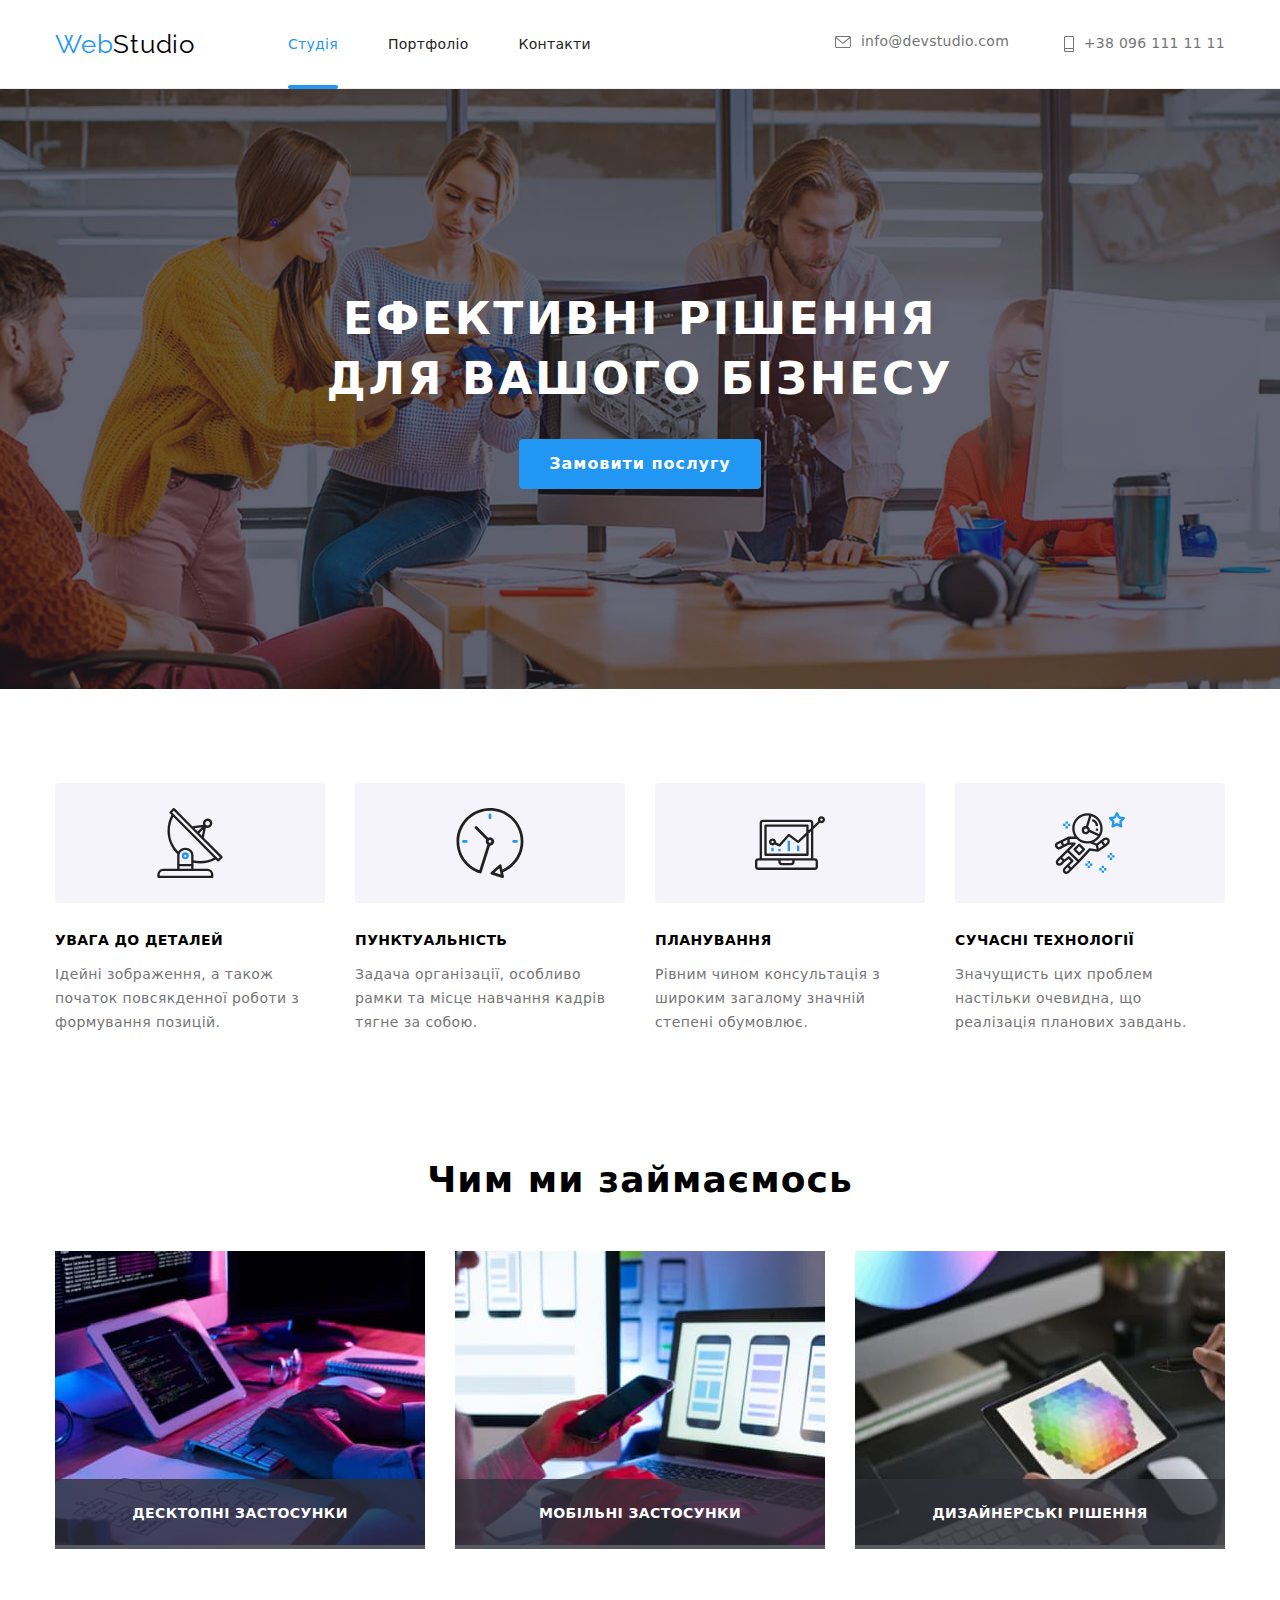
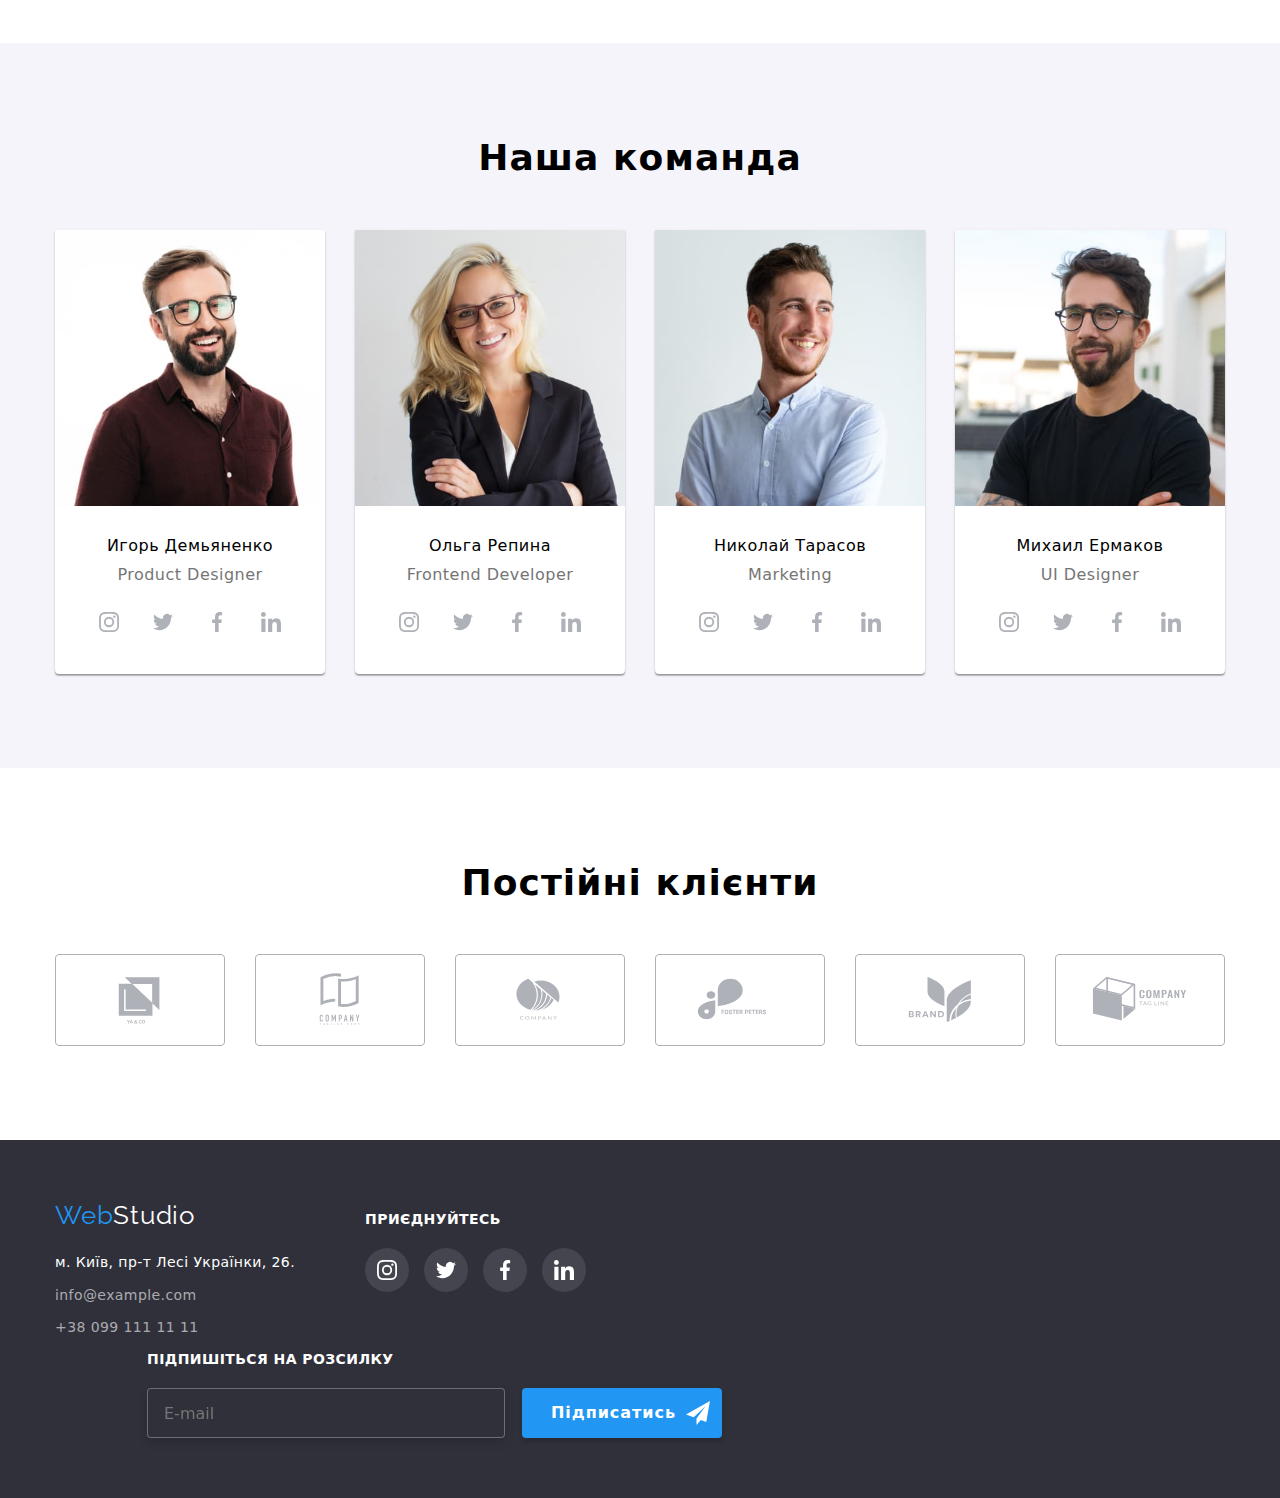
<file: index.html>
<!DOCTYPE html>
<html lang="ru">
  <head>
    <meta charset="UTF-8" />
    <meta http-equiv="X-UA-Compatible" content="IE=edge" />
    <meta name="viewport" content="width=device-width, initial-scale=1.0" />
    <!-- fonts -->
    <link rel="preconnect" href="https://fonts.googleapis.com">
    <link rel="preconnect" href="https://fonts.gstatic.com" crossorigin>
    <link href="https://fonts.googleapis.com/css2?family=Raleway:wght@700&family=Roboto:wght@400;500;700;900&display=swap"
      rel="stylesheet">
        <!-- Спочатку нормалізатор -->
        <link rel="stylesheet"
          href="https://cdnjs.cloudflare.com/ajax/libs/modern-normalize/1.0.0/modern-normalize.min.css" />
        <!-- Потім ваші стилі -->
      <!-- css -->
      <!-- <link rel="stylesheet" href="./styles/styles.css"> -->
        <link rel="stylesheet" href="./css/main.min.css">
    <title>WebStudio</title>
     </head>

  <body>
    <header>
      <div class="container header">
        <nav class="nav">
          <a href="./index.html" class="nav__logo">
          <span class="nav__web">Web</span>Studio</a>


          <button data-modal-header-open type="button" class="menu-button is open" aria-expanded="false" data-menu-button>
                <svg width="40" height="40" aria-label="перемикач мобільного меню">
                   <use class="icon-menu" href="./images/icons.svg#icon-menu"></use>
                    <!-- <use class="icon-close" href="./images/icons.svg#icon-close-mark"></use> -->
                </svg>
            </button>
              <div class="backdrop-header is-hidden" data-header-modal>
                <div class="modal-header">              
                  
                  <ul class="modal-set list">
                    <li class="modal-contacts"><a href="./index.html" class="active">Студія</a></li>
                    <li class="modal-contacts"><a href="./portfolio.html" class="unactive">Портфоліо</a></li>
                    <li class="modal-contacts"><a href="./index.html" class="unactive">Контакти</a></li>
                    <li class="modal-contacts"><a href="tel:+380961111111" class="modal-tel active">+38 099 111 11 11</a></li>
                    <li class="modal-contacts"><a href="mailto:info@devstudio.com" class="modal-email">info@devstudio.com</a></li>
                  </ul>
                  <ul class="modal-social list">
                    <li class="social-set"><a href=" " class="social-name active">Instagram</a></li>
                    <li class="social-set"><a href=" " class="social-name active">Twitter</a></li>
                    <li class="social-set"><a href=" " class="social-name active">Facebook</a></li>
                    <li class="social-set"><a href=" " class="social-name active">LinkedIn</a></li>
                  </ul>
                            
                      
                         
                        <button data-modal-header-close class="modal-form__ring border-color">
                          <svg>
                            <use href="./images/icons.svg#icon-close-mark" class="modal-form__close">
                            </use>
                          </svg>               
                  </button>
                  </div>
                </div>

            <ul class="nav-main list">
            <li class="nav-main__items"><a href="./index.html" class="nav-main__link nav-main__link--current">Студія</a></li>
            <li class="nav-main__items"><a href="./portfolio.html" class="nav-main__link">Портфоліо</a></li>
            <li class="nav-main__items"><a href="./index.html" class="nav-main__link">Контакти</a></li>
          </ul>
        </nav>

    <ul class="address list">          
          <li class="address__items">  
               <a href= "mailto:info@devstudio.com" 
                class="address__contact"> 
                <svg class="address__icon" width="16" height="12">
                <use href="./images/symbol-defs.svg#icon-envelope">
                </use>
                </svg>            
                        info@devstudio.com</a>          
          </li>
          <li class="address__items">           
            <a href="tel:+380961111111"
                  class="address__contact">
                <svg class="address__icon" width="10" height="16">
                <use href="./images/symbol-defs.svg#icon-smartphone">
                </use>                
              </svg>
              +38 096 111 11 11</a>
          </li>
        </ul>
            </div>
    </header>



    <!-- main -->
    <main>
      <section class="main-slogan overlay">

        <!-- <img
        srcset="./images/slogan/mainpicture.jpg 1x,
                ./images/slogan/mainpicture@2x.jpg 2x"
            src="./images/slogan/mainpicture.jpg"        
          alt="community"
          width="320px"
        /> -->


        <div class="main-slogan__box ">
          <h1 class="main-slogan__text">ефективні рішення для вашого бізнесу</h1>

          <button data-modal-open type="button" class="main-slogan__button button">
            Замовити послугу</button>

            <div class="backdrop is-hidden" data-modal>
              <div class="modal">               
                
                <form class="modal-form">
                   <span class="modal-form__slogan">Залиште свої данні, ми вам передзвонимо</span>
                  <span class="modal-form__details">Ім'я</span>
                  <div class="modal-form__console">  
                    
                    <label for="name" class="form-ref mame">
                      <svg class="modal-form__image">
                      <use href="./images/icons.svg#icon-person-name">
                      </use>
                    </svg>
                      </label>   
                   <input  type="text" class="input-form" name="name" id="name" /> 
                  </div>

                  <span class="modal-form__details">Телефон</span>
                  <div class="modal-form__console">
                    <label for="tel" class="form-ref mame"><svg class="modal-form__image">
                        <use href="./images/icons.svg#icon-phone">
                        </use>
                      </svg>
                    </label>                  
                    <input type="tel" class="input-form" name="tel" id="tel" />
                  </div>

                    <span class="modal-form__details">Пошта</span>
                    <div class="modal-form__console">
                      <label for="email" class="form-ref mame"><svg class="modal-form__image">
                          <use href="./images/icons.svg#icon-email">
                          </use>
                        </svg>
                      </label>                    
                      <input type="email" class="input-form" name="email" id="email" />
                    </div>
                   
                  <span class="modal-form__details">Коментарії</span>
                  <div class="modal-form__console">
                    <label for="comments"></label>
                  <textarea name="comments" rows="5" placeholder="Введіть текст" id="comments"></textarea> 
                  </div>
                  </form>    
                    
                  <div class="modal-checkbox">
                    <div class="modal-checkbox__confirmation">                    
                    <input type="checkbox"  class="modal-checkbox__input" name="modal-questionary" id="modal-policy">
                  <label for="modal-policy">Згоден з розсилкою та приймаю <a href="" class="modal-checkbox__contract">Умови договору</a>
                  </label>
                  </div>

                </div>          
                    
                   <button class="submit-button" type="submit">Відправити</button>            
                                  
                <button data-modal-close class="modal-form__ring">
                  <svg>
                  <use href="./images/icons.svg#icon-close-mark" class="modal-form__close">
                  </use>
                  </svg>
                </button>
              </div>
            </div>

        </div>
      </section>  
   





        <!-- Сильні сторони компанії -->        

      <section class="strong-points">
        <h2 class="strong-mame">Сильні сторони</h2>   
        <div class="container">
          <ul class="points list">
            
          <li class="point-set">
            <div class="point-set__icon">
              <svg class="point-set__image">
                <use href="./images/symbol-defs.svg#icon-antenna">
                </use>
              </svg>
            </div>
            <h3 class="point-set__title">УВАГА ДО ДЕТАЛЕЙ</h3>
            <p class="point-set__text">
              Ідейні зображення, а також початок повсякденної роботи з
              формування позицій.
            </p>
          </li>
           
          <li class="point-set">
            <div class="point-set__icon">
              <svg class="point-set__image">
                <use href="./images/symbol-defs.svg#icon-clock">
                </use>
              </svg>
            </div>
          <h3 class="point-set__title">ПУНКТУАЛЬНІСТЬ</h3>
          <p class="point-set__text">
            Задача організації, особливо рамки та місце навчання кадрів тягне
            за собою.
          </p>
          </li>

        <li class="point-set">
          <div class="point-set__icon">
            <svg class="point-set__image">
              <use href="./images/symbol-defs.svg#icon-diagram">
              </use>
            </svg>
          </div>
          <h3 class="point-set__title">ПЛАНУВАННЯ</h3>
          <p class="point-set__text">
            Рівним чином консультація з широким загалому значній степені
            обумовлює.
          </p>
        </li>
        <li class="point-set">
          <div class="point-set__icon">
            <svg class="point-set__image">
              <use href="./images/symbol-defs.svg#icon-astronaut">
              </use>
            </svg>
          </div>
          <h3 class="point-set__title">СУЧАСНІ ТЕХНОЛОГІЇ</h3>
          <p class="point-set__text">
            Значущисть цих проблем настільки очевидна, що реалізація планових
            завдань.
          </p>
        </li>
        </ul>
        </div>
      </section>
    
      <section class="photo">
        <div class="container">
        <h2 class="section-title">Чим ми займаємось</h2>

        <ul class="photo-card list">
          <li>            
            <img src="images/doing/box_1.jpg" alt="planshet" width="370" />
              <div class="photo-card__cover">
                <span class="photo-card__text">десктопні застосунки</span>
              </div>
          </li>
          <li>
            <img src="images/doing/box_2.jpg" alt="planshet" width="370" />
            <div class="photo-card__cover">
              <span class="photo-card__text">мобільні застосунки</span>
            </div>
          </li>
          <li>
            <img src="images/doing/box_3.jpg" alt="planshet" width="370" />
            <div class="photo-card__cover">
              <span class="photo-card__text">дизайнерські рішення</span>                
            </div>
          </li>
        </ul>
      </div>
      </section>

      <!-- TEAM -->
   
      <section class="team" >
        <div class="container">
        <h2 class="section-title">Наша команда</h2>   
        
        <ul class="team-set list">

          <li class="team-card">
    
            <img class="team-card__photo"
            srcset="images/team/teamcard1@1x.jpg 1x,
                    images/team/teamcard1@2x.jpg 2x"
              src="images/team/teamcard1@1x.jpg"
              alt="card__photo"
              width="270"
              />
          <div class="team-card__description">
            <h3 class="team-card__name">Игорь Демьяненко</h3>
            <p class="team-card__position">Product Designer</p>

          <ul class="team-card__social">
              <li class="team-card__link">
                <a href="" class="team-card__icon">
                  <svg class="team-card__image" >
                    <use href="./images/symbol-defs.svg#icon-instagram">
                    </use>
                  </svg>
                </a>
              </li>
              <li class="team-card__link">
                <a href="" class="team-card__icon">
                  <svg class="team-card__image">
                    <use href="./images/symbol-defs.svg#icon-twitter">
                    </use>
                  </svg>
                  </a>
              </li>
              <li class="team-card__link">
                <a href="" class="team-card__icon">
                  <svg class="team-card__image">
                    <use href="./images/symbol-defs.svg#icon-facebook">
                    </use>
                  </svg>
                  </a>
              </li>
            <li class="team-card__link">
              <a href="" class="team-card__icon">
                <svg class="team-card__image">
                    <use href="./images/symbol-defs.svg#icon-linkedin">
                    </use>
                  </svg>
                  </a>
              </li>
            </ul>
            </div>
          </li>

          <li class="team-card">
            <img class="team-card__photo"
              srcset="images/team/teamcard2@1x.jpg 1x,
                    images/team/teamcard2@2x.jpg 2x"
              src="images/team/teamcard1@2x.jpg"              
              alt="card_photo"
              width="270"/>
          <div class="team-card__description">
            <h3 class="team-card__name">Ольга Репина</h3>
            <p class="team-card__position">Frontend Developer</p>
            
            <ul class="team-card__social">
              <li class="team-card__link">
                <a href="" class="team-card__icon">
                  <svg class="team-card__image">
                    <use href="./images/symbol-defs.svg#icon-instagram">
                    </use>
                  </svg>
                </a>
              </li>
            <li class="team-card__link">
              <a href="" class="team-card__icon">
                <svg class="team-card__image">
                    <use href="./images/symbol-defs.svg#icon-twitter">
                    </use>
                  </svg>
                </a>
              </li>
            <li class="team-card__link">
              <a href="" class="team-card__icon">
                <svg class="team-card__image">
                    <use href="./images/symbol-defs.svg#icon-facebook">
                    </use>
                  </svg>
                </a>
              </li>
            <li class="team-card__link">
              <a href="" class="team-card__icon">
                <svg class="team-card__image">
                    <use href="./images/symbol-defs.svg#icon-linkedin">
                    </use>
                  </svg>
                </a>
              </li>
            </ul>
            </div>
          </li>

          <li class="team-card">
            <img class="team-card__photo"
              srcset="images/team/teamcard3@1x.jpg 1x,
                    images/team/teamcard3@2x.jpg 2x"
              src="images/team/teamcard3@1x.jpg"
              alt="card_photo"
              width="270"/>
          <div class="team-card__description">
            <h3 class="team-card__name">Николай Тарасов</h3>
            <p class="team-card__position">Marketing</p>

            <ul class="team-card__social">
              <li class="team-card__link">
                <a href="" class="team-card__icon">
                  <svg class="team-card__image">
                    <use href="./images/symbol-defs.svg#icon-instagram">
                    </use>
                  </svg>
                </a>
              </li>
              <li class="team-card__link">
                <a href="" class="team-card__icon">
                  <svg class="team-card__image">
                    <use href="./images/symbol-defs.svg#icon-twitter">
                    </use>
                  </svg>
                </a>
              </li>
              <li class="team-card__link">
                <a href="" class="team-card__icon">
                  <svg class="team-card__image">
                    <use href="./images/symbol-defs.svg#icon-facebook">
                    </use>
                  </svg>
                </a>
              </li>
              <li class="team-card__link">
                <a href="" class="team-card__icon">
                  <svg class="team-card__image">
                    <use href="./images/symbol-defs.svg#icon-linkedin">
                    </use>
                  </svg>
                </a>
              </li>
            </ul>
            </div>
          </li>

          <li class="team-card">
            <img class="team-card__photo"
             srcset="images/team/teamcard4@1x.jpg 1x,
                    images/team/teamcard4@2x.jpg 2x"
              src="images/team/teamcard4@1x.jpg"
              alt="card_photo"
              width="270"/>
          <div class="team-card__description">
            <h3 class="team-card__name">Михаил Ермаков</h3>
            <p class="team-card__position">UI Designer</p>

          <ul class="team-card__social">
            <li class="team-card__link">
              <a href="" class="team-card__icon">
                <svg class="team-card__image">
                  <use href="./images/symbol-defs.svg#icon-instagram">
                  </use>
                </svg>
              </a>
            </li>
        <li class="team-card__link">
          <a href="" class="team-card__icon">
            <svg class="team-card__image">
                  <use href="./images/symbol-defs.svg#icon-twitter">
                  </use>
                </svg>
              </a>
            </li>
            <li class="team-card__link">
              <a href="" class="team-card__icon">
                <svg class="team-card__image">
                  <use href="./images/symbol-defs.svg#icon-facebook">
                  </use>
                </svg>
              </a>
            </li>
          <li class="team-card__link">
            <a href="" class="team-card__icon">
              <svg class="team-card__image">
                  <use href="./images/symbol-defs.svg#icon-linkedin">
                  </use>
                </svg>
              </a>
            </li>
          </ul>
            </div>
          </li>
        </ul>
      </div>
      </section>
      <section class="customers">
              <div class="container">
                <h2 class="section-title">Постійні клієнти</h2>
                
              <ul class="customers-block">
                  <li class="customers-block__set">
                    <a href="" class="customers-block__icon">
                      <svg class="customers-block__image">
                        <use href="./images/symbol-defs.svg#icon-Logo">
                        </use>
                      </svg>
                    </a>
                  </li>

                  <li class="customers-block__set">
                    <a href="" class="customers-block__icon">
                      <svg class="customers-block__image">
                        <use href="./images/symbol-defs.svg#icon-Logo-1">
                        </use>
                      </svg>
                    </a>
                  </li>

                  <li class="customers-block__set">
                    <a href="" class="customers-block__icon">
                      <svg class="customers-block__image">
                        <use href="./images/symbol-defs.svg#icon-Logo-2">
                        </use>
                      </svg>
                    </a>
                  </li>

                  <li class="customers-block__set">
                    <a href="" class="customers-block__icon">
                      <svg class="customers-block__image">
                        <use href="./images/symbol-defs.svg#icon-Logo-3">
                        </use>
                      </svg>
                    </a>
                  </li>

                  <li class="customers-block__set">
                    <a href="" class="customers-block__icon">
                      <svg class="customers-block__image">
                        <use href="./images/symbol-defs.svg#icon-Logo-4">
                        </use>
                      </svg>
                    </a>
                  </li>

                  <li class="customers-block__set">
                    <a href="" class="customers-block__icon">
                      <svg class="customers-block__image">
                        <use href="./images/symbol-defs.svg#icon-Logo-5">
                        </use>
                      </svg>
                    </a>
                  </li>
              </ul>
              </div>
      </section>
    </main>

                    <footer>
                      <div class="container footer">

                        <ul class="contact list">
                          <li class="contact-block">
                            <a href="./index.html" class="contact-block__logo">
                              <span class="nav__web">Web</span><span class="nav__web nav__web--inverse">Studio</span></a>
                          </li>
                          <li class="contact-address">
                            <a href="https://www.google.com/maps/place/%D0%B1%D1%83%D0%BB%D1%8C%D0%B2%D0%B0%D1%80+%D0%9B%D0%B5%D1%81%D1%96+%D0%A3%D0%BA%D1%80%D0%B0%D1%97%D0%BD%D0%BA%D0%B8,+26,+%D0%9A%D0%B8%D1%97%D0%B2,+02000/@50.4265841,30.5361971,17z/data=!3m1!4b1!4m5!3m4!1s0x40d4cf0e033ecbe9:0x57a4dffefec77da0!8m2!3d50.4265807!4d30.53838584"
                              target="_blank" class="contact-block__address">м. Київ, пр-т Лесі Українки, 26.</a>
                          </li>
                          <li class="contact-address">
                            <a href="mailto:info@devstudio.com" class="contact-block__mailandtel">info@example.com</a>
                          </li>
                          <li class="contact-address">
                            <a href="tel:+380961111111" class="contact-block__mailandtel">+38 099 111 11 11</a>
                          </li>
                        </ul>

                        <div class="icons-block">
                          <span class="icons-block__slogan">ПРИЄДНУЙТЕСЬ</span>

                          <ul class="social-contact">

                            <li class="social-contact__icon">
                              <a href="" class="social-contact__ref">
                                <svg class="social-contact__image">
                                  <use href="./images/symbol-defs.svg#icon-instagram">
                                  </use>
                                </svg>
                              </a>
                            </li>
                            <li class="social-contact__icon">
                              <a href="" class="social-contact__ref">
                                <svg class="social-contact__image">
                                  <use href="./images/symbol-defs.svg#icon-twitter">
                                  </use>
                                </svg>
                              </a>
                            </li>
                            <li class="social-contact__icon">
                              <a href="" class="social-contact__ref">
                                <svg class="social-contact__image">
                                  <use href="./images/symbol-defs.svg#icon-facebook">
                                  </use>
                                </svg>
                              </a>
                            </li>
                            <li class="social-contact__icon">
                              <a href="" class="social-contact__ref">
                                <svg class="social-contact__image">
                                  <use href="./images/symbol-defs.svg#icon-linkedin">
                                  </use>
                                </svg>
                              </a>
                            </li>
                          </ul>
                        </div>

                        <div class="subscription-block">
                          <p class="subscription-block__slogan">підпишіться на розсилку</p>

                          <form class="subscription-block__email">
                            <label for="E-mail"></label>
                            <input type="email" name="E-mail" placeholder="E-mail" id="E-mail" />

                            <button class="subscription-block__button" type="submit">Підписатись
                              <svg class="subscription-block__image">
                                <use href="./images/icons.svg#icon-telegramm">
                                </use>
                              </svg>
                            </button>
                          </form>
                        </div>

                      </div>
                    </footer>


  <script src="./js/modal.js"></script>
  <script src="./js/header-modal.js"></script>
  <!-- <script src="./js/menu.js"></script> -->

  </body>
</html>
</file>
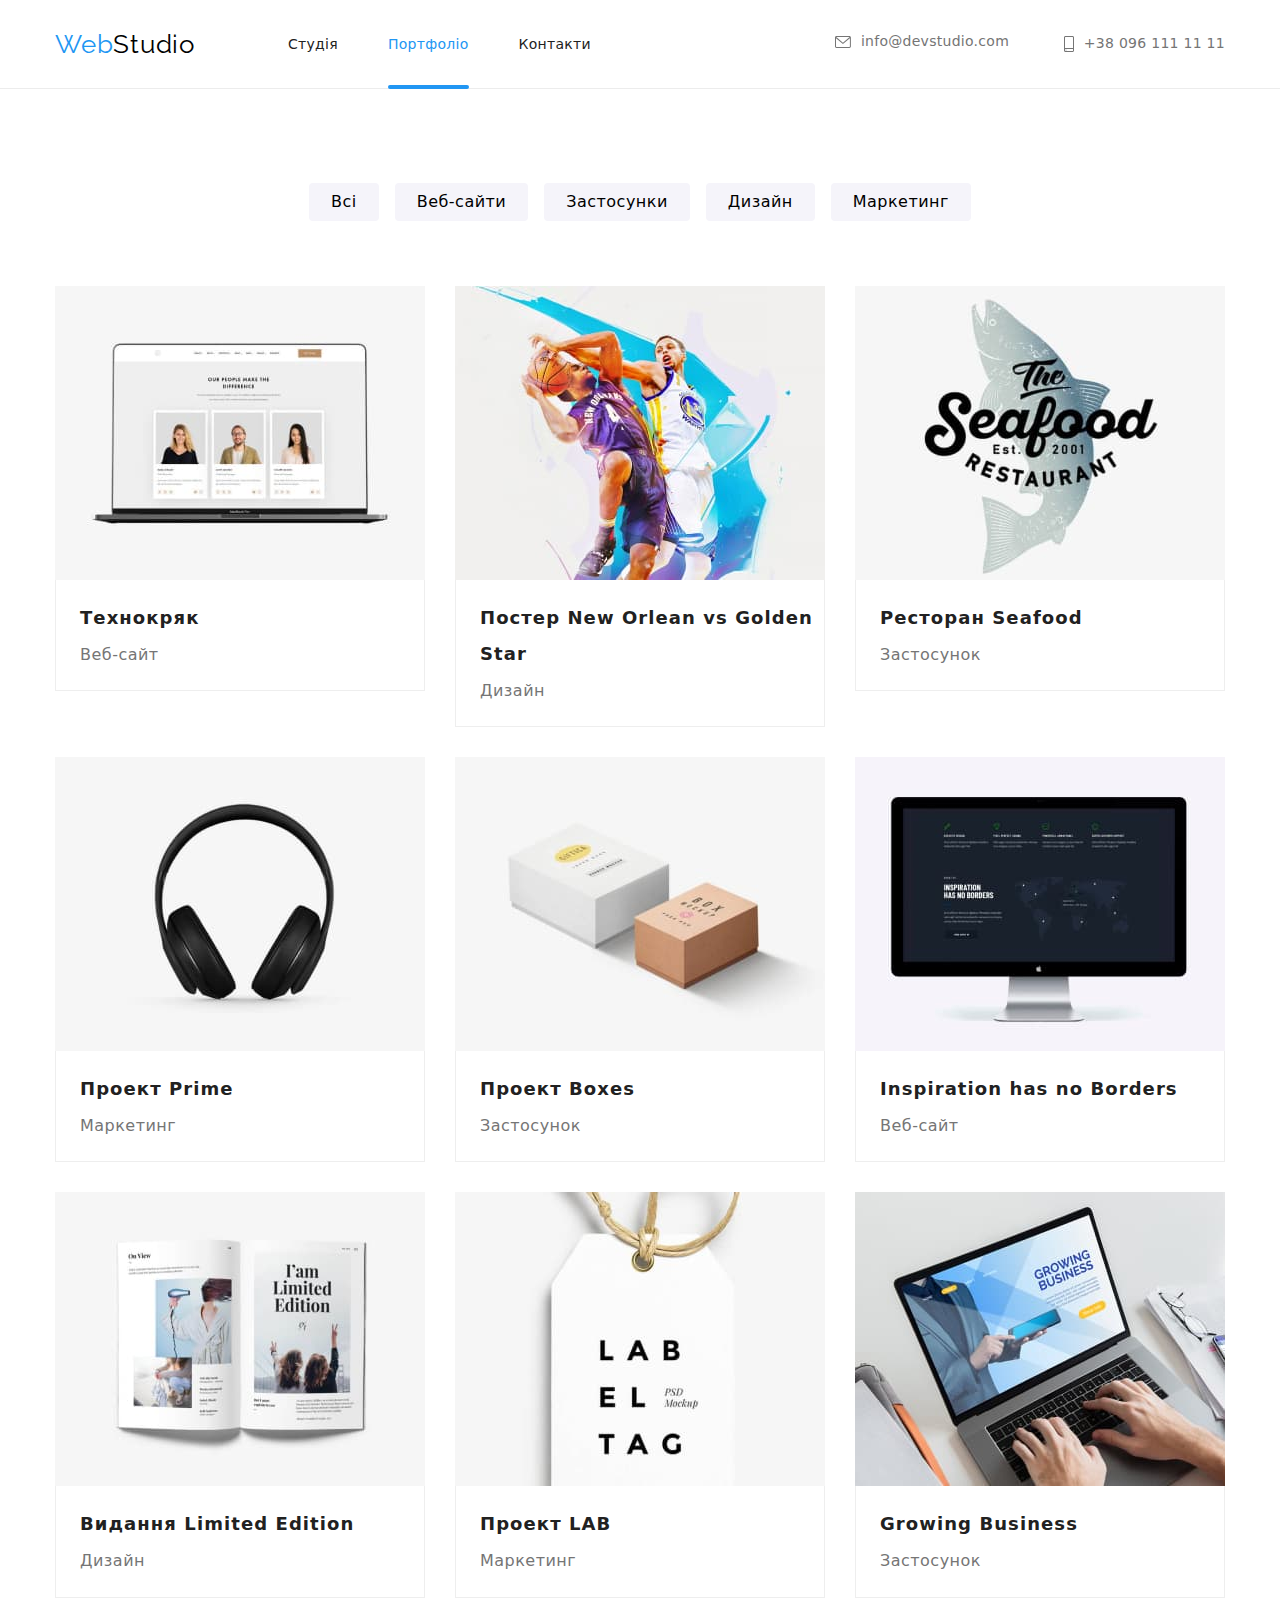
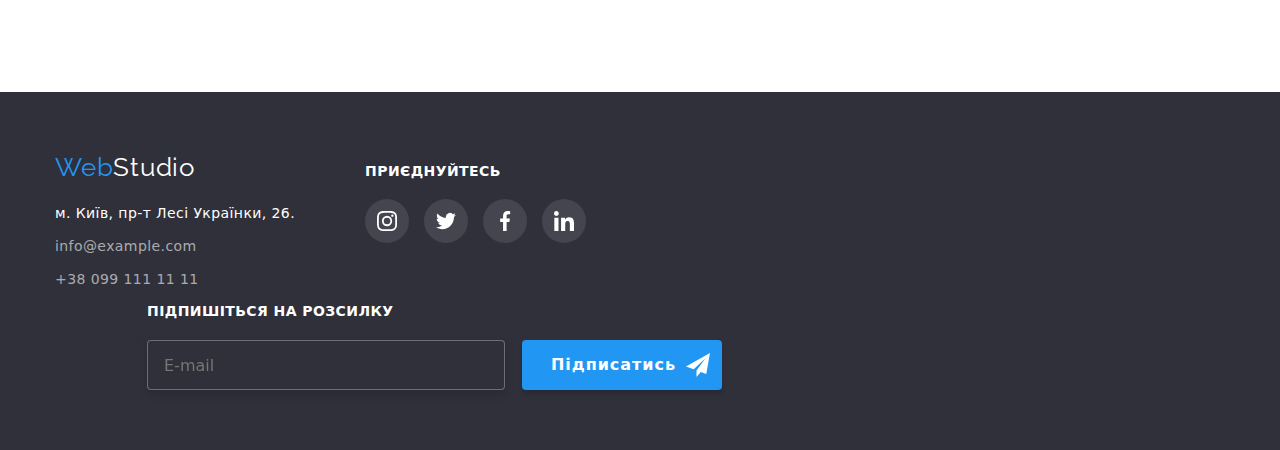
<file: portfolio.html>
<!DOCTYPE html>
<html lang="ru">

<head>
    <meta charset="UTF-8" />
    <meta http-equiv="X-UA-Compatible" content="IE=edge" />
    <meta name="viewport" content="width=device-width, initial-scale=1.0" />
    <!-- fonts -->
    <link rel="preconnect" href="https://fonts.googleapis.com">
    <link rel="preconnect" href="https://fonts.gstatic.com" crossorigin>
    <link
        href="https://fonts.googleapis.com/css2?family=Raleway:wght@700&family=Roboto:wght@400;500;700;900&display=swap"
        rel="stylesheet">
    <!-- Спочатку нормалізатор -->
    <link rel="stylesheet"
        href="https://cdnjs.cloudflare.com/ajax/libs/modern-normalize/1.0.0/modern-normalize.min.css" />
    <!-- Потім ваші стилі -->
    <!-- css -->
    <!-- <link rel="stylesheet" href="./styles/styles.css"> -->
    <link rel="stylesheet" href="./css/main.min.css">
    <title>WebStudio\Portfolio</title>
</head>

   <body>    
        <header>
            <div class="container header">
                <nav class="nav">
                    <a href="./index.html" class="nav__logo">
                        <span class="nav__web">Web</span>Studio</a>


                        <button data-modal-header-open type="button" class="menu-button is open" aria-expanded="false" data-menu-button>
                            <svg width="40" height="40" aria-label="перемикач мобільного меню">
                                <use class="icon-menu" href="./images/icons.svg#icon-menu"></use>
                                <!-- <use class="icon-close" href="./images/icons.svg#icon-close-mark"></use> -->
                            </svg>
                        </button>
                        <div class="backdrop-header is-hidden" data-header-modal>
                            <div class="modal-header">
                        
                                <ul class="modal-set list">
                                    <li class="modal-contacts"><a href="./index.html" class="unactive">Студія</a></li>
                                    <li class="modal-contacts"><a href="./portfolio.html" class="active">Портфоліо</a></li>
                                    <li class="modal-contacts"><a href="./index.html" class="unactive">Контакти</a></li>
                                    <li class="modal-contacts"><a href="tel:+380961111111" class="modal-tel active">+38 099 111 11 11</a></li>
                                    <li class="modal-contacts"><a href="mailto:info@devstudio.com" class="modal-email">info@devstudio.com</a>
                                    </li>
                                </ul>
                                <ul class="modal-social list">
                                    <li class="social-set"><a href=" " class="social-name active">Instagram</a></li>
                                    <li class="social-set"><a href=" " class="social-name active">Twitter</a></li>
                                    <li class="social-set"><a href=" " class="social-name active">Facebook</a></li>
                                    <li class="social-set"><a href=" " class="social-name active">LinkedIn</a></li>
                                </ul>
                        
                        
                        
                                <button data-modal-header-close class="modal-form__ring border-color">
                                    <svg>
                                        <use href="./images/icons.svg#icon-close-mark" class="modal-form__close">
                                        </use>
                                    </svg>
                                </button>
                            </div>
                        </div>






                    <ul class="nav-main list">
                        <li class="nav-main__items"><a href="./index.html" class="nav-main__link">Студія</a></li>
                        <li class="nav-main__items"><a href="./portfolio.html" class="nav-main__link nav-main__link--current">Портфоліо</a></li>
                        <li class="nav-main__items"><a href="./index.html" class="nav-main__link">Контакти</a></li>
                    </ul>
                </nav>
        
        
                <ul class="address list">
                    <li class="address__items">
                        <a href="mailto:info@devstudio.com" class="address__contact">
                            <svg class="address__icon" width="16" height="12">
                                <use href="./images/symbol-defs.svg#icon-envelope">
                                </use>
                            </svg>
                            info@devstudio.com</a>
                    </li>
                    <li class="address__items">
                        <a href="tel:+380961111111" class="address__contact">
                            <svg class="address__icon" width="10" height="16">
                                <use href="./images/symbol-defs.svg#icon-smartphone">
                                </use>
                            </svg>
                            +38 096 111 11 11</a>
                    </li>
                </ul>
            </div>
        </header>

    <section class="portfolio" >        
        <div class="container">
            <!-- Sortings button -->
       <ul class="job-button list">
             <li class="job-button__items"><button type="button" class="job-button__button button">Всі</button></li>
           <li class="job-button__items"><button type="button" class="job-button__button button">Веб-cайти</button></li>
           <li class="job-button__items"><button type="button" class="job-button__button button">Застосунки</button></li>
           <li class="job-button__items"><button type="button" class="job-button__button button">Дизайн</button></li>
           <li class="job-button__items"><button type="button" class="job-button__button button">Маркетинг</button></li>
          
        </ul>

         <!-- Job presentations' photoes -->      
        <ul class="job-presentation list">

            <li class="job-presentation__items">                            
                <a href=" " class="job-presentation__ref">
                <div class="job-presentation__window">               
                <img class="job-presentation__image"
                   srcset="images/portfolio/techno1x.jpg 1x,
                            images/portfolio/techno2x.jpg 2x"
                        src="images/portfolio/techno1x.jpg"
                alt="ноутбук з фотографіями" width="370" />
                 <div class="job-presentation__cover">
                    <p class="job-presentation__text">Ресурс  пропонує комплексні пропозиції з різним рівнем функціоналу та сервісів.
                Все це дозврлить відвідувачу отримати вичерпну інформацію про компанію чи приватну особу</p>
                </div>               
                </div>                
                <div class="job-presentation__sample">
                <h3 class="job-presentation__project">Технокряк</h3>
                <p class="job-presentation__type">Веб-cайт</p>
                </div>
                 </a>   
            </li>

            <li class="job-presentation__items">
                <a href=" " class="job-presentation__ref">
                    <div class="job-presentation__window">
                        <img class="job-presentation__image"
                            srcset="images/portfolio/neworlean1x.jpg 1x,
                                    images/portfolio/neworlean2x.jpg 2x"
                                src="images/portfolio/neworlean1x.jpg"
                        alt="ascketballphoto"
                            width="370" />
                        <div class="job-presentation__cover">
                            <p class="job-presentation__text">Ресурс пропонує комплексні пропозиції з різним рівнем функціоналу та
                                сервісів.
                                Все це дозврлить відвідувачу отримати вичерпну інформацію про компанію чи приватну особу</p>
                        </div>
                    </div>
                    <div class="job-presentation__sample">
                        <h3 class="job-presentation__project">Постер New Orlean vs Golden Star</h3>
                        <p class="job-presentation__type">Дизайн</p>
                    </div>
                </a>
            </li>

            <li class="job-presentation__items">            
                <a href=" " class="job-presentation__ref">
                <div class="job-presentation__window">
                <img class="job-presentation__image"
                 srcset="images/portfolio/seafood1x.jpg 1x,
                        images/portfolio/seafood2x.jpg 2x"
                src="images/team/seafood1x.jpg"
                alt="restoranphoto" width="370" />
                <div class="job-presentation__cover">
                    <p class="job-presentation__text">Ресурс пропонує комплексні пропозиції з різним рівнем функціоналу та сервісів.
                         Все це дозврлить відвідувачу отримати вичерпну інформацію про компанію чи приватну особу</p>
                </div>
                </div>                    
                <div class="job-presentation__sample">
                <h3 class="job-presentation__project">Ресторан Seafood</h3>
                <p class="job-presentation__type">Застосунок</p>
                </div>
                </a>
            </li>

            <li class="job-presentation__items">
                <a href=" " class="job-presentation__ref">
                <div class="job-presentation__window">
                <img class="job-presentation__image"
                 srcset="images/portfolio/prime1x.jpg 1x,
                        images/portfolio/prime2x.jpg 2x"
                    src="images/team/prime1x.jpg"
                alt="headphones" width="370" />
                <div class="job-presentation__cover">
                    <p class="job-presentation__text">Ресурс пропонує комплексні пропозиції з різним рівнем функціоналу та сервісів.
                         Все це дозврлить відвідувачу отримати вичерпну інформацію про компанію чи приватну особу</p>
                </div>
                </div>                            
                <div class="job-presentation__sample">
                    <h3 class="job-presentation__project">Проект Prime</h3>
                    <p class="job-presentation__type">Маркетинг</p>
                </div>
                </a>
            </li>

            <li class="job-presentation__items">
                <a href=" " class="job-presentation__ref">
                <div class="job-presentation__window">
                <img class="job-presentation__image"
                 srcset="images/portfolio/box1x.jpg 1x,
                    images/portfolio/box2x.jpg 2x"
                    src="images/team/box1x.jpg"
                alt="twoboxes" width="370" />
                <div class="job-presentation__cover">
                    <p class="job-presentation__text">Ресурс пропонує комплексні пропозиції з різним рівнем функціоналу та сервісів.
                        Все це дозврлить відвідувачу отримати вичерпну інформацію про компанію чи приватну особу</p>
                </div>
                </div>    
                <div class="job-presentation__sample">
                    <h3 class="job-presentation__project">Проект Boxes</h3>
                    <p class="job-presentation__type">Застосунок</p>
                </div>
                </a>
            </li>

            <li class="job-presentation__items">
                <a href=" " class="job-presentation__ref">
                <div class="job-presentation__window">
                <img class="job-presentation__image"
                        srcset="images/portfolio/inspiration1x.jpg 1x,
                        images/portfolio/inspiration2x.jpg 2x"                
                    src="images/portfolio/inspiration1x.jpg"
                alt="computers`monitor" width="370" />
                <div class="job-presentation__cover">
                    <p class="job-presentation__text">Ресурс пропонує комплексні пропозиції з різним рівнем функціоналу та сервісів.
                        Все це дозврлить відвідувачу отримати вичерпну інформацію про компанію чи приватну особу</p>
                </div>
                </div>                   
                <div class="job-presentation__sample">
                    <h3 class="job-presentation__project">Inspiration has no Borders</h3>
                    <p class="job-presentation__type">Веб-cайт</p>
                </div>
                </a>
            </li>

            <li class="job-presentation__items">
                <a href=" " class="job-presentation__ref">
                <div class="job-presentation__window">
                <img class="job-presentation__image"
                  srcset="images/portfolio/limited1x.jpg 1x,
                        images/portfolio/limited2x.jpg 2x"                
                    src="images/portfolio/limited1x.jpg"
                alt="published magasine" width="370" />
                <div class="job-presentation__cover">
                    <p class="job-presentation__text">Ресурс пропонує комплексні пропозиції з різним рівнем функціоналу та сервісів.
                        Все це дозврлить відвідувачу отримати вичерпну інформацію про компанію чи приватну особу</p>
                </div>
                </div>                   
                <div class="job-presentation__sample">
                    <h3 class="job-presentation__project">Видання Limited Edition</h3>
                    <p class="job-presentation__type">Дизайн</p>
                </div>
                </a>
            </li>

            <li class="job-presentation__items">
                <a href=" " class="job-presentation__ref">
                <div class="job-presentation__window">
                <img class="job-presentation__image"
                 srcset="images/portfolio/lab1x.jpg 1x,
                        images/portfolio/lab2x.jpg 2x"                
                    src="images/portfolio/lab1x.jpg"
                alt="paperwithsymbols" width="370" />
                <div class="job-presentation__cover">
                    <p class="job-presentation__text">Ресурс пропонує комплексні пропозиції з різним рівнем функціоналу та сервісів.
                         Все це дозврлить відвідувачу отримати вичерпну інформацію про компанію чи приватну особу</p>
                </div>
                </div>  
                <div class="job-presentation__sample">
                    <h3 class="job-presentation__project">Проект LAB</h3>
                    <p class="job-presentation__type">Маркетинг</p>
                </div>
                </a>
            </li>

            <li class="job-presentation__items">
                <a href=" " class="job-presentation__ref">
                <div class="job-presentation__window">
                <img class="job-presentation__image"
                 srcset="images/portfolio/growing1x.jpg 1x,
                        images/portfolio/growing2x.jpg 2x"                
                    src="images/portfolio/growing1x.jpg"
                alt="notebook" width="370" />
                <div class="job-presentation__cover">
                    <p class="job-presentation__text">Ресурс пропонує комплексні пропозиції з різним рівнем функціоналу та сервісів.
                         Все це дозврлить відвідувачу отримати вичерпну інформацію про компанію чи приватну особу</p>
                </div>
                </div>                    
                <div class="job-presentation__sample">
                    <h3 class="job-presentation__project">Growing Business</h3>
                    <p class="job-presentation__type">Застосунок</p>
                </div>
                </a>
            </li>
            </ul>

        </div>   
    </section>

    <footer>
        <div class="container footer">

            <ul class="contact list">
                <li class="contact-block">
                    <a href="./index.html" class="contact-block__logo">
                    <span class="nav__web">Web</span><span
                    class="nav__web nav__web--inverse">Studio</span></a>
                </li>
                <li class="contact-address">
                    <a href="https://www.google.com/maps/place/%D0%B1%D1%83%D0%BB%D1%8C%D0%B2%D0%B0%D1%80+%D0%9B%D0%B5%D1%81%D1%96+%D0%A3%D0%BA%D1%80%D0%B0%D1%97%D0%BD%D0%BA%D0%B8,+26,+%D0%9A%D0%B8%D1%97%D0%B2,+02000/@50.4265841,30.5361971,17z/data=!3m1!4b1!4m5!3m4!1s0x40d4cf0e033ecbe9:0x57a4dffefec77da0!8m2!3d50.4265807!4d30.53838584"
                    target="_blank" class="contact-block__address">м. Київ, пр-т Лесі Українки, 26.</a>
                </li>
                <li class="contact-address">
                    <a href="mailto:info@devstudio.com" class="contact-block__mailandtel">info@example.com</a>
                </li>
                <li class="contact-address">
                    <a href="tel:+380961111111" class="contact-block__mailandtel">+38 099 111 11 11</a>
                </li>
            </ul>
    
            <div class="icons-block">
                <span class="icons-block__slogan">ПРИЄДНУЙТЕСЬ</span>

                <ul class="social-contact">

                    <li class="social-contact__icon">
                        <a href="" class="social-contact__ref">
                        <svg class="social-contact__image">
                        <use href="./images/symbol-defs.svg#icon-instagram">
                        </use>
                        </svg>
                        </a>
                    </li>
                    <li class="social-contact__icon">
                        <a href="" class="social-contact__ref">
                        <svg class="social-contact__image">
                        <use href="./images/symbol-defs.svg#icon-twitter">
                        </use>
                        </svg>
                        </a>
                    </li>
                    <li class="social-contact__icon">
                        <a href="" class="social-contact__ref">
                         <svg class="social-contact__image">
                        <use href="./images/symbol-defs.svg#icon-facebook">
                        </use>
                        </svg>
                        </a>
                    </li>
                    <li class="social-contact__icon">
                        <a href="" class="social-contact__ref">
                        <svg class="social-contact__image">
                        <use href="./images/symbol-defs.svg#icon-linkedin">
                        </use>
                        </svg>
                        </a>
                    </li>
                </ul>
            </div>
    
            <div class="subscription-block">
                <p class="subscription-block__slogan">підпишіться на розсилку</p>
                
                <form class="subscription-block__email">
                    <label for="E-mail"></label>
                    <input type="email" name="E-mail" placeholder="E-mail" id="E-mail" />                  
                
                    <button class="subscription-block__button" type="submit">Підписатись
                        <svg class="subscription-block__image">
                        <use href="./images/icons.svg#icon-telegramm">
                        </use>
                        </svg>
                    </button>
                </form>  
            </div>

        </div>
    </footer>
 
    

<script src="./js/header-modal.js"></script>

</body>
</html>
</file>
<file: styles/styles.css>
.list {
    list-style: none;
    /* Убираем маркеры */
    padding: 0%;
    margin: 0%;
}

.strong-mame {
     display: none;
 }
/* header & backgroung color main  #FFFFFF */
/* our team backgroung color #F5F4FA */
/*  footer backgroung color  #2F303A */
:root {

    --background-color-main: #FFFFFF;
    --background-color-addition:#2F303A;
    --background-color-button: #F5F4FA;
    --border-color: #EEEEEE;
    --color-main: #212121;
    --color-addition: #757575;
    --color-button: #2196F3;
    --color-white-opacity: rgba(255,255,255,0.6);
    --color-hover: #188CE8;
    --color-icon: #E5E5E5;
    --color-icon-black: #AFB1B8;
    --color-header: #212121;
    --color-icon-background: rgba(255, 255, 255, 0.1);
    --color-cover-background: rgba(47, 48, 58, 0.8);
    --letter-spacing-small: 0.02em;
    --letter-spacing-medium: 0.03em;
    --letter-spacing-big: 0.06em;
    --font-size-twelf: 12px;
    --font-size-extrasmall: 14px;
    --font-size-small: 16px;
    --font-size-medium: 18px;
    --font-size-big: 30px;
    --font-size-superbig: 36px;
    --font-size-logo: 26px;
    --font-weight-four: 400;
    --font-weight-five: 500;
    --font-weight-seven: 700;
    --font-weight-nine: 900;
    --twohundred-dur: 250ms;
    --timing-function: cubic-bezier(0.4, 0, 0.2, 1);
}

html {
    box-sizing: border-box;
}
*,
*::before
*::after {
    box-sizing: border-box;
}

body  {
    background-color: var(--background-color-main);
    color: var(--color-main);
    font-family: 'Roboto', sans-serif;
    width: 1600px;
      }




/* HEADER */
header {
    padding-top: 25px;
    padding-bottom: 25px;
    border-bottom: 1px solid #ECECEC;
    
}
.container {
    width: 1200px;
    margin: 0 auto;
    padding: 0 15px;
}
.header, nav, .nav-main {
    display: flex;
    align-items: center;   
}
.nav__logo {
     font-family: 'Raleway', sans-serif;
     color: #000000;          
     font-size: var(--font-size-logo);
     line-height: 1.19;
     letter-spacing: 0.03em;
     text-decoration: none;
    }
.nav__web {
    color: var(--color-button);
}
.nav-main {    
    margin-left: 93px;  
}
.nav-main__items {
    position: relative;
    padding: 10px 0px;
    transition: color var(--twohundred-dur) var(--timing-function);
}
.nav-main__items:not(:first-child) {
    margin-left: 50px;
}
.nav-main__link {
    position: relative;
    padding: 10px 0px;
    transition: color var(--twohundred-dur) var(--timing-function);
    font-weight: var(--font-weight-five);
    font-size: var(--font-size-extrasmall);
    line-height: 1.14;
    letter-spacing: var(--letter-spacing-small);
    text-decoration: none;
    color: var(--color-header);
}
.nav-main__link--current {
    color: var(--color-button);
}
.nav-main__link--current::after {
    position: absolute;
    left: 0;
    top: 55px;
    content: "";
    width: 100%;
    height: 4px;
    background: var(--color-button);
    border-radius: 2px;
}


.nav-main__link:hover, .nav-main__link:focus{
    color: var(--color-hover);    
}

/* ADDRESS */

.address {
    display: flex;
    margin-left: auto;   
}

.address__items {
   display: block;
}

.address__items:not(:last-child) {
    padding-right: 50px;
}


.address__contact {
    display: inline-block;
    text-align: center;
    color: var(--color-addition);
    font-weight: var(--font-weight-five);
    font-size: var(--font-size-extrasmall);
    line-height: 1.14;
    letter-spacing: var(--letter-spacing-small);
    text-decoration: none;
    transition: color var(--twohundred-dur) var(--timing-function);
}
.address__icon {
    display: inline-block;
    margin-left: 5px;
    margin-right: 5px;
    margin-top: 4px;
    margin-bottom: 4px;
    vertical-align:middle ;
    fill: var(--color-addition);
    transition: fill var(--twohundred-dur) var(--timing-function);
}

.address__contact:hover, .address__contact:hover .address__icon,
.address__contact:focus, .address__contact:focus .address__icon
        {
            color: var(--color-hover);
            fill: var(--color-hover);
        }









/* MAIN */
.main-slogan {
    padding-top: 200px;
    padding-bottom: 200px;
    text-align: center;
    background-color: var(--background-color-addition);
}
.overlay {
    background-image: linear-gradient(to right, rgba(47, 48, 58, 0.4), rgba(47, 48, 58, 0.4)),
    url(..//images/slogan/Img\ \(1\).jpg);
    background-repeat: no-repeat;
    background-size: cover;
    background-position: center;
}
.main-slogan__box {
    width: 696px;
    margin: 0 auto;
}
.main-slogan__text {
    margin: 0;
    color: var(--background-color-main);
    font-weight: var(--font-weight-nine);
    font-size: 44px;
    line-height: 1.36;
    letter-spacing: var(--letter-spacing-big);
    text-transform: uppercase;
}
.button {
    cursor: pointer;
    border: 0px solid transparent;
}
.main-slogan__button {
    position: relative;
    display: inline-block;
    margin-top: 30px;
    border-radius: 4px;
    padding: 10px 30px;
    min-width: 200px;
    
    color: var(--background-color-main);
    background-color: var(--color-button);

    font-family: inherit;
    font-weight: var(--font-weight-seven);
    font-size: var(--font-size-small);
    line-height: 1.88;
    letter-spacing: var(--letter-spacing-big);

    transition: background-color var(--twohundred-dur) var(--timing-function);
 }
.main-slogan__button:hover {
    background-color: var(--color-hover);
}

/* MODAL WINDOW */
.backdrop {
    position: fixed;
    top: 0;
    left: 0;
    width: 100%;
    max-width: 1600px;
    height: 100%;
    max-height: 2931px;
    background-color: rgba(0, 0, 0, 0.2);
  
    opacity: 1;
    transition: opacity var(--twohundred-dur) var(--timing-function);
    z-index: 2;
}
.backdrop.is-hidden {
    opacity: 0;
    pointer-events: none;
}
.modal {
    position: absolute;
    top: 50%;
    left: 50%;
    transform: translate(-50%, -50%);
    width: 528px;
    height: 581px;
    padding: 40px;
    background-color: var(--background-color-main);  
}
textarea {
    width: 100%;
    resize: none;
}
.modal-form {
    width: 448px;
    margin-left: auto;
    margin-right: auto;
}
.modal-form__slogan {
    display: inline-block;
    font-weight: var(--font-weight-seven);
    font-size: 20px;
    line-height: 1.15;
    text-align: center;
    letter-spacing: var(--letter-spacing-medium);
    color: #212121;
    margin-bottom: 12px;
}
.modal-form__details {
    display: inline-block;
    width: 100%;
    margin: 0;
    padding: 0;
    margin-bottom: 4px;
    text-align: left;

    font-weight: var(--font-weight-four);
    font-size: var(--font-size-twelf);
    line-height: 1.17;
    letter-spacing: 0.01em;
    color: var(--color-addition);
}
.modal-form__console input {
    padding: 11px 0px 11px 40px;
}
.modal-form__console {
    position: relative;
}
.modal-form__console:not(:last-child) {
    margin-bottom: 10px;
}
.modal-form__console textarea {
    padding: 12px 16px;
}
.modal-form__image {
    position: absolute;
    top: 50%;
    transform: translateY(-50%);
    left: 12px;

    width: 18px;
    height: 18px;
    transition: fill var(--twohundred-dur) var(--timing-function);
}
.input-form, textarea {
    width: 100%;
    font: inherit;
    border: 1px solid rgba(33, 33, 33, 0.2);
    border-radius: 4px;
    margin: 0px;
    font-size: var(--font-size-extrasmall);
    transition: border var(--twohundred-dur) var(--timing-function);
}
.modal-form__console:hover .input-form,
textarea:hover,
.modal-form__console:focus .input-form,
textarea:focus,
.input-form:focus {
    outline: none !important;
    border: 1px solid var(--color-button);
    cursor: pointer;
}
.modal-form__console:hover .modal-form__image,
.modal-form__console:focus .modal-form__image {
    fill: var(--color-button);
    cursor: pointer;
}
.modal-checkbox {
    position: relative;
    margin-top: 20px;
    margin-bottom: 30px;
    font-weight: var(--font-weight-four);
    font-size: var(--font-size-extrasmall);
    line-height: 1.71;
    letter-spacing: var(--letter-spacing-medium);
    color: var(--color-addition);
}
.modal-checkbox__confirmation input[type='checkbox'] {
    position: absolute;
    top: 4px;
    transform: translateX(-20px);
    border-radius: 2px;
    width: 16px;
    height: 15px;
}
.modal-checkbox__input {
    appearance: none;
    -moz-appearance: none;
    -webkit-appearance: none;
    position: absolute;
    border: 2px solid var(--color-header);
}
.modal-checkbox__input:checked {
    border: 2px solid var(--color-button);
    background-color: var(--color-button);
    background-image: url('../images/icon_check_white.svg');
    background-size: contain;
    background-origin: border-box;
}
.modal-checkbox__contract {
    color: #2196F3;
}
.submit-button {
    padding: 0;
    margin: 0;
    width: 200px;
    height: 50px;
    font-family: inherit;
    font-weight: var(--font-weight-seven);
    font-size: var(--font-size-small);
    line-height: 1.88;
    letter-spacing: var(--letter-spacing-big);

    color: var(--background-color-main);
    background-color: var(--color-button);
    border: transparent;
    box-shadow: 0px 4px 4px rgba(0, 0, 0, 0.15);
    border-radius: 4px;
    cursor: pointer;
}
.modal-form__ring {
    display: flex;
    justify-content: center;
    align-items: center;
    cursor: pointer;
    position: absolute;
    top: 8px;
    right: 8px;   

    width: 30px;
    height: 30px;
    border-radius: 50%;
    border: 1px solid rgba(0, 0, 0, 0.1);
    background-color: var(--background-color-main); 
}
.modal-form__close {
    height: 18px;
    width: 18px;  
    transition: fill var(--twohundred-dur) var(--timing-function);
}
.modal-form__ring:hover .modal-form__close,
.modal-form__ring:focus .modal-form__close {
   fill: var(--color-button)
}


/* strong points */
.strong-points {
    padding: 94px 0;     
}
.points {   
    display: flex;
    margin: 0;
    padding: 0;
    list-style: none;
}
.point-set:not(:first-child)  {
    margin-left: 30px;
}
.point-set__icon {
    display: flex;
    justify-content: center;
    align-items: center;
    margin-bottom: 30px;
    height:120px;
    width: 270px;
    border-radius: 4px;
    background-color: var(--background-color-button);
}
.point-set__image { 
    width: 70px;
    height: 70px;
}
.point-set__title {
    margin-top: 0;    
    font-weight: var(--font-weight-seven);
    font-size: var(--font-size-extrasmall);
    line-height: 1.14;
    letter-spacing: var(--letter-spacing-medium);
    text-transform: uppercase;
}
.point-set__text {
    margin: 0;
    color: var(--color-addition);
    font-weight: var(--font-weight-four);
    font-size: var(--font-size-extrasmall);
    line-height: 1.71;
    letter-spacing: var(--letter-spacing-medium); 
}

/* our job */
.photo {
    padding-bottom: 94px;        
}
.section-title { 
    margin-top: 0%;
    margin-bottom: 50px;
    font-weight: var(--font-weight-seven);
    font-size: var(--font-size-superbig);
    line-height: 1.17;
    letter-spacing: var(--letter-spacing-medium);
    text-align: center;
}
.photo-card {
    display: flex;
    gap: 30px;
}
.photo-card__cover {
    position: relative;  
}
.photo-card__cover::before {
    display: inline-block;
    position: absolute;
    content: "";
    bottom: 0;
    left: 0;
    width: 100%;
    height: 70px; 
    background-color: var(--color-cover-background);    
}
 .photo-card__text {
    position: absolute;
    bottom: 27px;
    left: 0;
    width: 100%;
    display: block;    
    font-weight:var(--font-weight-seven);
    font-size: var(--font-size-extrasmall);
    line-height: 1.14;
    text-align: center;
    letter-spacing: var(--letter-spacing-medium);
    text-transform: uppercase;
    color: var(--background-color-main);
}

/* team */
.team {
    padding-top: 94px;
    padding-bottom: 94px;  
    background-color: var(--background-color-button);
}
.team-set {
    display: flex;
    gap: 30px;
    flex-basis: calc((100% - 90px) / 4);
    text-align: center;
}
.team-card {
    box-sizing: border-box;
    box-shadow: 0px 1px 3px rgba(0, 0, 0, 0.12), 0px 1px 1px rgba(0, 0, 0, 0.14), 0px 2px 1px rgba(0, 0, 0, 0.2);
    border-radius: 0px 0px 4px 4px;
    background-color: var(--background-color-main);
}
.team-card__photo {
        display: block;
        max-width: 100%;
}
.team-card__description {
      padding: 30px 0 0 0 ;
}
.team-card__name {  
    margin: 0em;    
    font-weight: var(--font-weight-five);
    font-size: var(--font-size-small);
    line-height: 1.19; 
    letter-spacing: var(--letter-spacing-medium); 
}
.team-card__position {
    margin-top: 10px;
    margin-bottom: 0;
    color: var(--color-addition);
    font-weight: var(--font-weight-four);
    font-size: var(--font-size-small);
    line-height: 1.19;
    letter-spacing: var(--letter-spacing-medium);
}
.team-card__social {
    display: flex; 
    padding: 16px 32px 30px 32px;
    list-style: none;
}
.team-card__link {
    margin: 0;
    padding: 0;
}
.team-card__link:not(:last-child) {
    margin-right: 10px;
}
.team-card__icon {  
    display: flex;
    justify-content: center;
    align-items: center;
    border: none;
    height: 44px;
    width: 44px;
    border-radius: 50%;
    fill: var(--color-icon-black);
    background-color: var(--color-icon-background);

    transition: fill var(--twohundred-dur) var(--timing-function), 
    background-color var(--twohundred-dur) var(--timing-function);
}
.team-card__icon:hover, .team-card__icon:focus {
fill: var(--background-color-main);
background-color: var(--color-hover);
}
.team-card__image {    
    width: 20px;
    height: 20px;
}



/* OUR CUSTOMERS SECTION */

.customers {
    padding: 94px 0;
}
.customers-block {
    display: flex;   
    margin: 0;
    padding: 0;
    list-style: none;
}
.customers-block__set:not(:last-child) {
    margin-right: 30px;
}

.customers-block__icon {
    display: flex;
    justify-content: center;
    align-items: center;
    height: 92px;
    width: 170px;
    border: 1px solid var(--color-icon-black);
    border-radius: 4px;
    fill: var(--color-icon-black);
    background-color: var(--color-icon-background);
    transition: fill var(--twohundred-dur) var(--timing-function);    
}
.customers-block__image {
    width: 106px;
    height: 60px;
}
.customers-block__icon:hover,
.customers-block__icon:focus {
    fill: var(--color-button);
}




/* footer */
footer {
   background-color:var(--background-color-addition);
   padding: 0;
   margin: 0;
}
.footer {
display: flex;
padding-top: 60px;
padding-bottom: 60px;
}
.contact-address:nth-child(-n+3){
 margin-bottom: 9px;
}
.contact-block__logo {
    display: inline-block;
    margin-bottom: 20px;   
    font-family: 'Raleway', sans-serif;
    color: var(--color-button) ;
    font-size: var(--font-size-logo);    
    line-height: 1.19;
    letter-spacing: var(--letter-spacing-medium);
    text-decoration: none;
}
.nav__web--inverse {
    color: var(--background-color-main);
}

.contact-block__address {
    color: var(--background-color-main);
    font-weight:var(--font-weight-four);
    font-size: var(--font-size-extrasmall);
    line-height: 1.71;
    letter-spacing: var(--letter-spacing-medium);
    text-decoration: none;
    transition: color var(--twohundred-dur) var(--timing-function);
}
.contact-block__mailandtel
{
    color: var(--color-white-opacity);
    font-weight: var(--font-weight-four);
    font-size:var(--font-size-extrasmall);
    line-height: 1.71;
    letter-spacing: var(--letter-spacing-medium);
    text-decoration: none;

    transition: color var(--twohundred-dur) var(--timing-function);
}
.contact-block__address:hover, .contact-block__address:focus,
.contact-block__mailandtel:hover, .contact-block__mailandtel:focus {
    color: var(--color-hover);
}

/* SOCIAL  CONTACT BLOCK*/

.icons-block {   
    margin-left: 70px;
    list-style: none;    
}
.icons-block__slogan {
    display: block;
    padding: 0;
    margin-top: 12px;
    margin-bottom: 20px;
    color: var(--background-color-main);
    font-weight: var(--font-weight-seven);
    font-size: var(--font-size-extrasmall);
    line-height: 1.14;
    letter-spacing: var(--letter-spacing-medium);
}
.social-contact {
    margin: 0;
    padding: 0;
    list-style: none;
}
.social-contact__icon {
    margin: 0;
    padding: 0;
    display: inline-block;
}
.social-contact__ref {
    display: flex;
    justify-content: center;
    align-items: center;
    height: 44px;
    width: 44px;
    border-radius: 50%;
    background-color: var(--color-icon-background);
    transition: background-color var(--twohundred-dur) var(--timing-function);
}
.social-contact__image {
    width: 20px;
    height: 20px;
    fill: var(--background-color-main);
}
.social-contact__icon:not(:last-child) {
    margin-right: 10px;
}

.social-contact__ref:hover, .social-contact__ref:focus {
    background-color: #188CE8;
}
/* Submit email */


.subscription-block {
    margin-left: 93px;
    list-style: none;
}
.subscription-block__slogan {
    display: block;
    width: 100%;
    padding: 0;
    margin: 0;
    margin-bottom:  20px;
    font-weight: var(--font-weight-seven);
    font-size: var(--font-size-extrasmall);
    line-height: 1.14;
    letter-spacing: var(--letter-spacing-medium);
    text-transform: uppercase;  
    color: var(--background-color-main);
}
.subscription-block__email {
   display: flex; 
}
.subscription-block__email input {    
    width: 358px;
    height: 50px;
    padding: 15px 0px 15px 16px;
    border: 1px solid rgba(255, 255, 255, 0.3);
    filter: drop-shadow(0px 4px 4px rgba(0, 0, 0, 0.15));
    border-radius: 4px;
    color: rgba(255, 255, 255, 0.6);
    background-color: var(--background-color-addition);
}
.subscription-block__button {
    display: flex;
    justify-content: left;
    align-items: center;
    cursor: pointer;
     
    padding: 10px 8px 10px 29px;

    margin-left: 17px;
    width: 200px;
    height: 50px;
    background-color: var(--color-button);
    border: transparent;
    box-shadow: 0px 4px 4px rgba(0, 0, 0, 0.15);
    border-radius: 4px;

    font-family: inherit;
    font-weight: var(--font-weight-seven);
    font-size: var(--font-size-small);
    line-height: 1.88;
    letter-spacing: var(--letter-spacing-big);
    color: var(--background-color-main);
}
.subscription-block__image {  
margin-left: 10px;
width: 24px;
height: 24px;
}











/* portfolio  page*/
.portfolio {
    padding: 94px 0;
}

.job-button {
    display: flex;
    margin-bottom: 34px;
    justify-content: center;
}
.job-button__items:not(:first-child) {
    margin-left: 8px;
}
.job-button__button {
    padding: 6px 22px;
    border-radius: 4px;
    font-family: inherit;
    background-color: var(--background-color-button);    
    font-weight: var(--font-weight-five);
    font-size: var(--font-size-small);
    line-height: 1.62;
    letter-spacing: var(--letter-spacing-medium);

    transition: background-color var(--twohundred-dur) var(--timing-function),
    color var(--twohundred-dur) var(--timing-function), box-shadow var(--twohundred-dur) var(--timing-function); 
}
.job-button__button:hover, .job-button__button:focus{    
    background-color:var(--color-button);    
    color:var(--background-color-main);   
    box-shadow: 0px 3px 1px rgba(0, 0, 0, 0.1), 0px 1px 2px rgba(0, 0, 0, 0.08), 0px 2px 2px rgba(0, 0, 0, 0.12); 
}
/* JOB PICTURES */


.job-presentation {
    display: flex;
    flex-wrap: wrap;  
}
.job-presentation__items {    
    width: calc((100% - 60px)/3);
    height: 404px;
    margin-right: 30px;
    margin-bottom: 30px;
}
.job-presentation__items:nth-child(3n) {
    margin-right: 0;
}
.job-presentation__items:nth-last-child(-n+3) {
    margin-bottom: 0;
}
.job-presentation__ref {
    display: block;  
    text-decoration: none;
    transition: box-shadow var(--twohundred-dur) var(--timing-function);    
}
.job-presentation__ref:hover,
.job-presentation__ref:focus {     
    box-shadow: 0px 15px 15px rgba(0, 0, 0, 0.12), 0px 4px 4px rgba(0, 0, 0, 0.06), 1px 4px 6px rgba(0, 0, 0, 0.16);
}
.job-presentation__ref:hover .job-presentation__cover,
.job-presentation__ref:focus .job-presentation__cover  {
        transform: translateY(0%);
} 
.job-presentation__window {
    position: relative;    
    overflow: hidden;   
}
.job-presentation__cover {
    position:absolute;
    top: 0;
    left: 0;
    width: 100%;
    height: 100%;
    background-color: rgba(33, 150, 243, 0.9);

    transform: translateY(101%);
    transition: transform var(--twohundred-dur) var(--timing-function);    
}
.job-presentation__text {
    display: block;
    margin: 0;
    padding: 63px 24px;
    font-weight: var(--font-weight-four);
    font-size: var(--font-size-medium);
    line-height: 1.56;
    letter-spacing: var(--letter-spacing-medium) ;
    color: var(--background-color-main);
    
}
.job-presentation__sample {
    box-sizing: border-box;
    padding-top: 20px;
    padding-left: 24px;
    padding-bottom: 20px;
       
    border-bottom: 1px solid var(--border-color);
    border-left: 1px solid var(--border-color);
    border-right: 1px solid var(--border-color); 
}
.job-presentation__project {
    margin: 0;
    color: var(--color-main);
    font-weight: var(--font-weight-seven);
    font-size: var(--font-size-medium);
    line-height: 2;
    letter-spacing:var(--letter-spacing-big);   
}
.job-presentation__type {
    margin-top: 4px;
    margin-bottom: 0px;
    color: var(--color-addition);
    font-weight: var(--font-weight-four);
    font-size: var(--font-size-small);
    line-height: 1.88;
    letter-spacing: var(--letter-spacing-medium);
}
</file>
<file: css/main.min.css>
.list{list-style:none;padding:0%;margin:0%}.strong-mame{display:none;background-color:#0d375b}svg{height:100%}/*! modern-normalize v1.1.0 | MIT License | https://github.com/sindresorhus/modern-normalize */*,::before,::after{-webkit-box-sizing:border-box;box-sizing:border-box}html{line-height:1.15;-webkit-text-size-adjust:100%;-moz-tab-size:4;-o-tab-size:4;tab-size:4}body{margin:0;font-family:system-ui,-apple-system,"Segoe UI",Roboto,Helvetica,Arial,sans-serif,"Apple Color Emoji","Segoe UI Emoji"}hr{height:0;color:inherit}abbr[title]{-webkit-text-decoration:underline dotted;text-decoration:underline dotted}b,strong{font-weight:bolder}code,kbd,samp,pre{font-family:ui-monospace,SFMono-Regular,Consolas,"Liberation Mono",Menlo,monospace;font-size:1em}small{font-size:80%}sub,sup{font-size:75%;line-height:0;position:relative;vertical-align:baseline}sub{bottom:-0.25em}sup{top:-0.5em}table{text-indent:0;border-color:inherit}button,input,optgroup,select,textarea{font-family:inherit;font-size:100%;line-height:1.15;margin:0}button,select{text-transform:none}button,[type=button],[type=reset],[type=submit]{-webkit-appearance:button}::-moz-focus-inner{border-style:none;padding:0}:-moz-focusring{outline:1px dotted ButtonText}:-moz-ui-invalid{box-shadow:none}legend{padding:0}progress{vertical-align:baseline}::-webkit-inner-spin-button,::-webkit-outer-spin-button{height:auto}[type=search]{-webkit-appearance:textfield;outline-offset:-2px}::-webkit-search-decoration{-webkit-appearance:none}::-webkit-file-upload-button{-webkit-appearance:button;font:inherit}summary{display:list-item}.container{margin:0 auto;padding:0 15px}@media screen and (min-width: 480px){.container{width:480px}}@media screen and (min-width: 768px){.container{width:768px}}@media screen and (min-width: 1200px){.container{width:1200px}}header{padding-top:25px;padding-bottom:25px;border-bottom:1px solid #ececec;margin:0 auto;max-width:1600px}@media screen and (min-width: 320px)and (max-width: 768px){.header,nav,.nav-main{display:-webkit-box;display:-ms-flexbox;display:flex;-webkit-box-align:center;-ms-flex-align:center;align-items:center;-webkit-box-pack:justify;-ms-flex-pack:justify;justify-content:space-between;width:100%}}@media screen and (min-width: 768px){.header,nav,.nav-main{display:-webkit-box;display:-ms-flexbox;display:flex;-webkit-box-align:center;-ms-flex-align:center;align-items:center;-webkit-box-pack:justify;-ms-flex-pack:justify;justify-content:space-between;position:relative}}.nav__logo{font-family:"Raleway",sans-serif;color:#000;font-size:26px;line-height:1.19;letter-spacing:.03em;text-decoration:none}@media screen and (min-width: 768px){.nav__logo{font-size:24px}}@media screen and (min-width: 1200px){.nav__logo{font-size:26px}}.nav__web{color:#2196f3}.menu-button{display:-webkit-box;display:-ms-flexbox;display:flex;-webkit-box-align:center;-ms-flex-align:center;align-items:center;border:none;background-color:rgba(0,0,0,0)}.menu-button:hover{fill:#188ce8;cursor:pointer}@media screen and (min-width: 768px){.menu-button{display:none}}@media screen and (min-width: 768px){.icon-menu{display:none}}@media screen and (min-width: 768px){.icon-close{display:none}}@media screen and (min-width: 768px){.modal-button{display:none}}.backdrop-header{position:fixed;top:0px;left:0;width:100%;height:100%;opacity:1;-webkit-transition:opacity 250ms cubic-bezier(0.4, 0, 0.2, 1);transition:opacity 250ms cubic-bezier(0.4, 0, 0.2, 1);z-index:2;overflow-y:scroll}.backdrop-header.is-hidden{opacity:0;pointer-events:none}.backdrop-header.is-hidden{display:none}.modal-header{position:absolute}@media screen and (min-width: 320px)and (max-width: 480px){.modal-header{top:0;left:0;width:360px;padding:5px 0px 5px 0px;height:796px;background-color:#fff}}@media screen and (min-width: 480px){.modal-header{top:0;left:50%;-webkit-transform:translatex(-50%);transform:translatex(-50%);width:480px;height:796px;background-color:#fff;padding:48px 0px 48px 40px}}@media screen and (min-width: 768px){.modal-header{display:none}}.modal-form__ring.border-color{width:40px;height:40px;border:1px solid rgba(0,0,0,0)}.modal-contacts{font-weight:500;font-size:40px;line-height:1.18;letter-spacing:.02em}.modal-contacts:nth-child(-n+2){margin-bottom:32px}.modal-contacts:nth-child(3){margin-bottom:302px}.modal-contacts:nth-child(4){margin-bottom:32px}.unactive{color:#212121;text-decoration:none}.active{color:#2196f3;text-decoration:none}.modal-tel{font-weight:500;font-size:34px;line-height:1.18;letter-spacing:.02em;text-decoration:none}.modal-email{font-weight:500;font-size:24px;line-height:1.17;letter-spacing:.02em;text-decoration:none;color:#757575}.social-name{font-weight:500;font-size:18px;line-height:1.22;letter-spacing:.02em}.social-set{display:-webkit-inline-box;display:-ms-inline-flexbox;display:inline-flex;margin-top:64px;padding-right:10px;margin-right:10px;border-right:1px solid rgba(33,33,33,.2)}.social-set:last-child{margin-right:0px}.social-set:last-child{padding-right:0px}.social-set:last-child{border-right:1px rgba(0,0,0,0)}@media screen and (max-width: 480px){.nav-main{display:none}}@media screen and (min-width: 480px){.nav-main{display:none}}@media screen and (min-width: 768px){.nav-main{margin-left:88px;display:-webkit-box;display:-ms-flexbox;display:flex}}@media screen and (min-width: 1200px){.nav-main{margin-left:93px}}.nav-main__items{position:relative;padding:10px 0px;-webkit-transition:color 250ms cubic-bezier(0.4, 0, 0.2, 1);transition:color 250ms cubic-bezier(0.4, 0, 0.2, 1)}.nav-main__items:not(:first-child){margin-left:50px}.nav-main__link{position:relative;padding:10px 0px;-webkit-transition:color 250ms cubic-bezier(0.4, 0, 0.2, 1);transition:color 250ms cubic-bezier(0.4, 0, 0.2, 1);font-weight:500;font-size:14px;line-height:1.14;letter-spacing:.02em;text-decoration:none;color:#212121}.nav-main__link--current{color:#2196f3}.nav-main__link--current::after{position:absolute;left:0;top:59px;content:"";width:100%;height:4px;background:#2196f3;border-radius:2px}@media screen and (min-width: 768px){.nav-main__link--current::after{top:63px}}@media screen and (min-width: 1200px){.nav-main__link--current::after{top:59px}}.nav-main__link:hover,.nav-main__link:focus{color:#188ce8}@media screen and (max-width: 480px){.address{display:none}}@media screen and (min-width: 480px){.address{display:none}}@media screen and (min-width: 768px){.address{display:-webkit-box;display:-ms-flexbox;display:flex;-ms-flex-wrap:wrap;flex-wrap:wrap;-webkit-box-orient:vertical;-webkit-box-direction:normal;-ms-flex-direction:column;flex-direction:column;margin-left:84px}}@media screen and (min-width: 1200px){.address{display:-webkit-box;display:-ms-flexbox;display:flex;-ms-flex-wrap:nowrap;flex-wrap:nowrap;-webkit-box-orient:horizontal;-webkit-box-direction:normal;-ms-flex-direction:row;flex-direction:row;margin-left:auto}}.address__items{display:block}@media screen and (min-width: 768px){.address__items:not(:last-child){padding-right:0px}}@media screen and (min-width: 1200px){.address__items:not(:last-child){padding-right:50px}}.address__contact{display:inline-block;text-align:center;color:#757575;font-weight:500;font-size:14px;line-height:1.14;letter-spacing:.02em;text-decoration:none;-webkit-transition:color 250ms cubic-bezier(0.4, 0, 0.2, 1);transition:color 250ms cubic-bezier(0.4, 0, 0.2, 1)}@media screen and (min-width: 768px){.address__contact{font-size:12px}}@media screen and (min-width: 1200px){.address__contact{font-size:14px}}.address__contact:hover,.address__contact:focus{color:#188ce8;fill:#188ce8}.address__icon{display:inline-block;margin-left:5px;margin-right:5px;margin-top:4px;margin-bottom:4px;vertical-align:middle;fill:#757575;-webkit-transition:fill 250ms cubic-bezier(0.4, 0, 0.2, 1);transition:fill 250ms cubic-bezier(0.4, 0, 0.2, 1)}.address__contact:hover .address__icon,.address__contact:focus .address__icon{color:#188ce8;fill:#188ce8}.main-slogan{padding-top:200px;padding-bottom:200px;text-align:center;background-color:#2f303a;-webkit-box-align:center;-ms-flex-align:center;align-items:center}.overlay{background-repeat:no-repeat;background-size:cover;background-position:center;max-width:1600px;margin:0 auto}@media screen and (min-width: 320px)and (max-width: 768px){.overlay{background-image:-webkit-gradient(linear, left top, right top, from(rgba(47, 48, 58, 0.4)), to(rgba(47, 48, 58, 0.4))),url(..//images/slogan/mainmobile@2x.jpg);background-image:linear-gradient(to right, rgba(47, 48, 58, 0.4), rgba(47, 48, 58, 0.4)),url(..//images/slogan/mainmobile@2x.jpg)}}@media screen and (min-width: 768px){.overlay{background-image:-webkit-gradient(linear, left top, right top, from(rgba(47, 48, 58, 0.4)), to(rgba(47, 48, 58, 0.4))),url(..//images/slogan/maintablet@2x.jpg);background-image:linear-gradient(to right, rgba(47, 48, 58, 0.4), rgba(47, 48, 58, 0.4)),url(..//images/slogan/maintablet@2x.jpg)}}@media screen and (min-width: 1200px){.overlay{background-image:-webkit-gradient(linear, left top, right top, from(rgba(47, 48, 58, 0.4)), to(rgba(47, 48, 58, 0.4))),url(..//images/slogan/maindesk@2x.jpg);background-image:linear-gradient(to right, rgba(47, 48, 58, 0.4), rgba(47, 48, 58, 0.4)),url(..//images/slogan/maindesk@2x.jpg)}}@media screen and (min-width: 480px){.main-slogan__box{width:360px;margin:0 auto}}@media screen and (min-width: 1200px){.main-slogan__box{width:696px;margin:0 auto}}.main-slogan__text{display:block;margin:0;color:#fff;font-weight:900;line-height:1.36;letter-spacing:.06em;text-transform:uppercase}@media screen and (min-width: 480px){.main-slogan__text{font-size:26px}}@media screen and (min-width: 1200px){.main-slogan__text{font-size:44px}}.button{cursor:pointer;border:0px solid rgba(0,0,0,0)}.main-slogan__button{position:relative;display:inline-block;margin-top:30px;border-radius:4px;padding:10px 30px;min-width:200px;color:#fff;background-color:#2196f3;font-family:inherit;font-weight:700;font-size:16px;line-height:1.88;letter-spacing:.06em;-webkit-transition:background-color 250ms cubic-bezier(0.4, 0, 0.2, 1);transition:background-color 250ms cubic-bezier(0.4, 0, 0.2, 1)}.main-slogan__button:hover{background-color:#188ce8}.backdrop{position:fixed;top:0;left:0;width:100%;height:100%;max-height:2931px;background-color:rgba(0,0,0,.2);opacity:1;-webkit-transition:opacity 250ms cubic-bezier(0.4, 0, 0.2, 1);transition:opacity 250ms cubic-bezier(0.4, 0, 0.2, 1);z-index:2}.backdrop.is-hidden{opacity:0;pointer-events:none}.modal{position:absolute;padding:40px;background-color:#fff}@media screen and (min-width: 480px){.modal{top:93px;left:50%;-webkit-transform:translatex(-50%);transform:translatex(-50%);width:450px;height:609px}}@media screen and (min-width: 768px){.modal{top:208px;left:50%;-webkit-transform:translatex(-50%);transform:translatex(-50%);width:450px;height:609px}}@media screen and (min-width: 1200px){.modal{top:50%;left:50%;-webkit-transform:translate(-50%, -50%);transform:translate(-50%, -50%);width:528px;height:581px}}textarea{width:100%;resize:none}@media screen and (min-width: 480px){.modal-form{width:370px;margin-left:auto;margin-right:auto}}@media screen and (min-width: 1200px){.modal-form{width:448px;margin-left:auto;margin-right:auto}}.modal-form__slogan{display:inline-block;font-weight:700;font-size:20px;line-height:1.15;text-align:center;letter-spacing:.03em;color:#212121;margin-bottom:12px}.modal-form__details{display:inline-block;width:100%;margin:0;padding:0;margin-bottom:4px;text-align:left;font-weight:400;font-size:12px;line-height:1.17;letter-spacing:.01em;color:#757575}.modal-form__console input{padding:11px 0px 11px 40px}.modal-form__console{position:relative}.modal-form__console:not(:last-child){margin-bottom:10px}.modal-form__console textarea{padding:12px 16px}.modal-form__image{position:absolute;top:50%;-webkit-transform:translateY(-50%);transform:translateY(-50%);left:12px;width:18px;height:18px;-webkit-transition:fill 250ms cubic-bezier(0.4, 0, 0.2, 1);transition:fill 250ms cubic-bezier(0.4, 0, 0.2, 1)}.modal-form__console:hover .modal-form__image,.modal-form__console:focus .modal-form__image{fill:#2196f3;cursor:pointer}.input-form,textarea{width:100%;font:inherit;border:1px solid rgba(33,33,33,.2);border-radius:4px;margin:0px;font-size:14px;-webkit-transition:border 250ms cubic-bezier(0.4, 0, 0.2, 1);transition:border 250ms cubic-bezier(0.4, 0, 0.2, 1)}.modal-form__console:hover .input-form,.modal-form__console:focus .input-form,.modal-form__console:hover textarea,.modal-form__console:focus textarea{outline:none !important;border:1px solid #2196f3;cursor:pointer}.modal-checkbox{position:relative;margin-top:20px;margin-bottom:30px;font-weight:400;font-size:14px;line-height:1.71;letter-spacing:.03em;color:#757575}.modal-checkbox__confirmation input[type=checkbox]{position:absolute;top:4px;-webkit-transform:translateX(-20px);transform:translateX(-20px);border-radius:2px;width:16px;height:15px}.modal-checkbox__input{appearance:none;-moz-appearance:none;-webkit-appearance:none;position:absolute;border:2px solid #212121}.modal-checkbox__input:checked{border:2px solid #2196f3;background-color:#2196f3;background-image:url("../images/icon_check_white.svg");background-size:contain;background-origin:border-box}.modal-checkbox__contract{color:#2196f3}.submit-button{padding:0;margin:0;width:200px;height:50px;font-family:inherit;font-weight:700;font-size:16px;line-height:1.88;letter-spacing:.06em;color:#fff;background-color:#2196f3;border:rgba(0,0,0,0);-webkit-box-shadow:0px 4px 4px rgba(0,0,0,.15);box-shadow:0px 4px 4px rgba(0,0,0,.15);border-radius:4px;cursor:pointer}.modal-form__ring{display:-webkit-box;display:-ms-flexbox;display:flex;-webkit-box-pack:center;-ms-flex-pack:center;justify-content:center;-webkit-box-align:center;-ms-flex-align:center;align-items:center;cursor:pointer;position:absolute;top:8px;right:8px;width:30px;height:30px;border-radius:50%;border:1px solid rgba(0,0,0,.1);background-color:#fff}.modal-form__close{height:18px;width:18px;-webkit-transition:fill 250ms cubic-bezier(0.4, 0, 0.2, 1);transition:fill 250ms cubic-bezier(0.4, 0, 0.2, 1)}.modal-form__ring:hover .modal-form__close,.modal-form__ring:focus .modal-form__close{fill:#2196f3}@media screen and (min-width: 320px){.strong-points{padding:60px 0}}@media screen and (min-width: 480px){.strong-points{padding:60px 0}}@media screen and (min-width: 1200px){.strong-points{padding:94px 0}}.points{list-style:none;padding:0;margin:0}@media screen and (min-width: 320px){.points{display:block;margin-left:auto}}@media screen and (min-width: 480px){.points{display:-webkit-box;display:-ms-flexbox;display:flex;-ms-flex-wrap:wrap;flex-wrap:wrap;-webkit-box-pack:justify;-ms-flex-pack:justify;justify-content:space-between}}@media screen and (min-width: 768px){.points{display:-webkit-box;display:-ms-flexbox;display:flex;-webkit-box-pack:justify;-ms-flex-pack:justify;justify-content:space-between}}@media screen and (min-width: 1200px){.points{display:-webkit-box;display:-ms-flexbox;display:flex;-ms-flex-wrap:nowrap;flex-wrap:nowrap}}@media screen and (min-width: 480px){.point-set:not(:first-child){margin-left:0px}}@media screen and (min-width: 1200px){.point-set:not(:first-child){margin-left:30px}}.point-set__icon{display:-webkit-box;display:-ms-flexbox;display:flex;-webkit-box-pack:center;-ms-flex-pack:center;justify-content:center;-webkit-box-align:center;-ms-flex-align:center;align-items:center;margin-bottom:30px;height:120px;border-radius:4px;background-color:#f5f4fa}@media screen and (max-width: 480px){.point-set__icon{width:320px}}@media screen and (min-width: 480px){.point-set__icon{width:450px}}@media screen and (min-width: 768px){.point-set__icon{width:354px}}@media screen and (min-width: 1200px){.point-set__icon{width:270px}}.point-set__image{width:70px;height:70px}.point-set__title{display:block;margin:0;font-weight:700;font-size:14px;line-height:1.14;letter-spacing:.03em;text-transform:uppercase}.point-set__text{color:#757575;font-weight:400;font-size:14px;line-height:1.71;letter-spacing:.03em}@media screen and (max-width: 480px){.point-set__text{display:block;width:320px;margin-bottom:30px}}@media screen and (min-width: 480px){.point-set__text{display:block;width:450px;margin-bottom:30px}}@media screen and (min-width: 768px){.point-set__text{width:354px}}@media screen and (min-width: 1200px){.point-set__text{width:270px}}@media screen and (max-width: 1200px){.photo{display:none;padding-bottom:0px}}@media screen and (min-width: 1200px){.photo{display:block;padding-bottom:94px}}.section-title{margin-left:auto;margin-right:auto;margin-top:0%;margin-bottom:50px;font-weight:700;font-size:36px;line-height:1.17;letter-spacing:.03em;text-align:center}.photo-card{display:-webkit-box;display:-ms-flexbox;display:flex;gap:30px}.photo-card__cover{position:relative}.photo-card__cover::before{display:inline-block;position:absolute;content:"";bottom:0;left:0;width:100%;height:70px;background-color:rgba(47,48,58,.8)}.photo-card__text{position:absolute;bottom:27px;left:0;width:100%;display:block;font-weight:700;font-size:14px;line-height:1.14;text-align:center;letter-spacing:.03em;text-transform:uppercase;color:#fff}.team{padding-top:94px;padding-bottom:94px;background-color:#f5f4fa;margin:0 auto;max-width:1600px}@media screen and (min-width: 480px){.team-set{display:-webkit-box;display:-ms-flexbox;display:flex;-ms-flex-wrap:wrap;flex-wrap:wrap;gap:30px;text-align:center;padding:0}}@media screen and (min-width: 768px){.team-set{display:-webkit-box;display:-ms-flexbox;display:flex;-ms-flex-wrap:wrap;flex-wrap:wrap;gap:30px;-ms-flex-preferred-size:calc((100% - 30px)/2);flex-basis:calc((100% - 30px)/2);text-align:center;padding:0}}@media screen and (min-width: 1200px){.team-set{display:-webkit-box;display:-ms-flexbox;display:flex;gap:30px;-ms-flex-preferred-size:calc((100% - 90px)/4);flex-basis:calc((100% - 90px)/4);text-align:center}}.team-card{display:block;-webkit-box-sizing:border-box;box-sizing:border-box;-webkit-box-shadow:0px 1px 3px rgba(0,0,0,.12),0px 1px 1px rgba(0,0,0,.14),0px 2px 1px rgba(0,0,0,.2);box-shadow:0px 1px 3px rgba(0,0,0,.12),0px 1px 1px rgba(0,0,0,.14),0px 2px 1px rgba(0,0,0,.2);border-radius:0px 0px 4px 4px;background-color:#fff;margin-right:auto;margin-left:auto}@media screen and (min-width: 320px){.team-card__photo{display:block;width:450px}}@media screen and (min-width: 480px){.team-card__photo{display:block;width:450px}}@media screen and (min-width: 768px){.team-card__photo{display:block;width:354px}}@media screen and (min-width: 1200px){.team-card__photo{display:block;width:270px;max-width:100%}}.team-card__description{padding:30px 0 0 0}.team-card__name{margin:0em;font-weight:500;font-size:16px;line-height:1.19;letter-spacing:.03em}.team-card__position{margin-top:10px;margin-bottom:0;color:#757575;font-weight:400;font-size:16px;line-height:1.19;letter-spacing:.03em}.team-card__social{display:-webkit-box;display:-ms-flexbox;display:flex;-webkit-box-pack:center;-ms-flex-pack:center;justify-content:center;-webkit-box-align:center;-ms-flex-align:center;align-items:center;padding-left:0;padding-top:16px;padding-bottom:30px;list-style:none}.team-card__link{margin:0;padding:0}.team-card__link:not(:last-child){margin-right:10px}.team-card__icon{display:-webkit-box;display:-ms-flexbox;display:flex;-webkit-box-pack:center;-ms-flex-pack:center;justify-content:center;-webkit-box-align:center;-ms-flex-align:center;align-items:center;border:none;height:44px;width:44px;border-radius:50%;fill:#afb1b8;background-color:rgba(255,255,255,.1);-webkit-transition:fill 250ms cubic-bezier(0.4, 0, 0.2, 1),background-color 250ms cubic-bezier(0.4, 0, 0.2, 1);transition:fill 250ms cubic-bezier(0.4, 0, 0.2, 1),background-color 250ms cubic-bezier(0.4, 0, 0.2, 1)}.team-card__icon:hover,.team-card__icon:focus{fill:#fff;background-color:#188ce8}.team-card__image{width:20px;height:20px}.customers{padding:94px 0}.customers-block{list-style:none}@media screen and (min-width: 320px)and (max-width: 480px){.customers-block{display:block;padding:0}}@media screen and (min-width: 480px){.customers-block{display:-webkit-box;display:-ms-flexbox;display:flex;-ms-flex-wrap:wrap;flex-wrap:wrap;-webkit-box-pack:justify;-ms-flex-pack:justify;justify-content:space-between;padding:0}}@media screen and (min-width: 768px){.customers-block{display:-webkit-box;display:-ms-flexbox;display:flex;-ms-flex-wrap:wrap;flex-wrap:wrap;-webkit-box-pack:justify;-ms-flex-pack:justify;justify-content:space-between;padding:0}}@media screen and (min-width: 1200px){.customers-block{display:-webkit-box;display:-ms-flexbox;display:flex;margin:0;padding:0}}@media screen and (min-width: 320px)and (max-width: 480px){.customers-block__set{margin-bottom:20px}}@media screen and (min-width: 480px){.customers-block__set{margin-bottom:30px}.customers-block__set:nth-last-child(-n+2){margin-bottom:0}}@media screen and (min-width: 768px){.customers-block__set{margin-bottom:30px}.customers-block__set:nth-last-child(-n+3){margin-bottom:0}}@media screen and (min-width: 1200px){.customers-block__set{margin-bottom:0}.customers-block__set:not(:last-child){margin-right:30px}}.customers-block__icon{display:-webkit-box;display:-ms-flexbox;display:flex;-webkit-box-pack:center;-ms-flex-pack:center;justify-content:center;-webkit-box-align:center;-ms-flex-align:center;align-items:center;border:1px solid #afb1b8;border-radius:4px;fill:#afb1b8;background-color:rgba(255,255,255,.1);-webkit-transition:fill 250ms cubic-bezier(0.4, 0, 0.2, 1),border 250ms cubic-bezier(0.4, 0, 0.2, 1);transition:fill 250ms cubic-bezier(0.4, 0, 0.2, 1),border 250ms cubic-bezier(0.4, 0, 0.2, 1)}@media screen and (min-width: 320px)and (max-width: 480px){.customers-block__icon{margin-left:auto;margin-right:auto}}@media screen and (min-width: 320px){.customers-block__icon{height:92px;width:210px}}@media screen and (min-width: 480px){.customers-block__icon{height:92px;width:210px}}@media screen and (min-width: 768px){.customers-block__icon{height:92px;width:226px}}@media screen and (min-width: 1200px){.customers-block__icon{height:92px;width:170px}}.customers-block__icon:hover,.customers-block__icon:focus{fill:#2196f3;border:1px solid #2196f3}.customers-block__image{width:106px;height:60px}footer{background-color:#2f303a;padding:0;margin:0 auto;max-width:1600px}@media screen and (max-width: 480px){.footer{display:block;padding:60px 0px}}@media screen and (min-width: 480px){.footer{display:-webkit-box;display:-ms-flexbox;display:flex;-ms-flex-wrap:wrap;flex-wrap:wrap;-webkit-box-orient:vertical;-webkit-box-direction:normal;-ms-flex-direction:column;flex-direction:column;-webkit-box-pack:center;-ms-flex-pack:center;justify-content:center;padding:60px 0}}@media screen and (min-width: 768px){.footer{display:-webkit-box;display:-ms-flexbox;display:flex;-webkit-box-orient:horizontal;-webkit-box-direction:normal;-ms-flex-direction:row;flex-direction:row;-webkit-box-pack:justify;-ms-flex-pack:justify;justify-content:space-between;padding:60px 76px 60px 89px}}@media screen and (min-width: 1200px){.footer{display:-webkit-box;display:-ms-flexbox;display:flex;-webkit-box-pack:left;-ms-flex-pack:left;justify-content:left;padding:60px 15px}}.contact-block__logo{margin-bottom:20px;font-family:"Raleway",sans-serif;color:#2196f3;font-size:26px;line-height:1.19;letter-spacing:.03em;text-decoration:none}@media screen and (min-width: 320px)and (max-width: 480px){.contact-block__logo{text-align:center}}@media screen and (max-width: 480px){.contact-block__logo{display:block;-webkit-box-pack:center;-ms-flex-pack:center;justify-content:center}}@media screen and (min-width: 480px){.contact-block__logo{display:-webkit-box;display:-ms-flexbox;display:flex;-webkit-box-pack:center;-ms-flex-pack:center;justify-content:center}}@media screen and (min-width: 1200px){.contact-block__logo{display:-webkit-box;display:-ms-flexbox;display:flex;-webkit-box-pack:left;-ms-flex-pack:left;justify-content:left}}@media screen and (min-width: 1200px){.contact-block__logo{display:inline-block}}.nav__web--inverse{color:#fff}.contact-address:nth-child(-n+3){margin-bottom:9px}.contact-block__address{color:#fff;font-weight:400;font-size:14px;line-height:1.71;letter-spacing:.03em;text-decoration:none;-webkit-transition:color 250ms cubic-bezier(0.4, 0, 0.2, 1);transition:color 250ms cubic-bezier(0.4, 0, 0.2, 1)}@media screen and (min-width: 320px)and (max-width: 480px){.contact-block__address{text-align:center}}@media screen and (max-width: 480px){.contact-block__address{display:block;-webkit-box-pack:center;-ms-flex-pack:center;justify-content:center}}@media screen and (min-width: 480px){.contact-block__address{display:-webkit-box;display:-ms-flexbox;display:flex;-webkit-box-pack:center;-ms-flex-pack:center;justify-content:center}}@media screen and (min-width: 1200px){.contact-block__address{display:-webkit-box;display:-ms-flexbox;display:flex;-webkit-box-pack:left;-ms-flex-pack:left;justify-content:left}}.contact-block__address:hover,.contact-block__address:focus{color:#188ce8}.contact-block__mailandtel{color:rgba(255,255,255,.6);font-weight:400;font-size:14px;line-height:1.71;letter-spacing:.03em;text-decoration:none;-webkit-transition:color 250ms cubic-bezier(0.4, 0, 0.2, 1);transition:color 250ms cubic-bezier(0.4, 0, 0.2, 1)}@media screen and (min-width: 320px)and (max-width: 480px){.contact-block__mailandtel{text-align:center}}@media screen and (max-width: 480px){.contact-block__mailandtel{display:block;-webkit-box-pack:center;-ms-flex-pack:center;justify-content:center}}@media screen and (min-width: 480px){.contact-block__mailandtel{display:-webkit-box;display:-ms-flexbox;display:flex;-webkit-box-pack:center;-ms-flex-pack:center;justify-content:center}}@media screen and (min-width: 1200px){.contact-block__mailandtel{display:-webkit-box;display:-ms-flexbox;display:flex;-webkit-box-pack:left;-ms-flex-pack:left;justify-content:left}}.contact-block__mailandtel:hover,.contact-block__mailandtel:focus{color:#188ce8}.icons-block{list-style:none}@media screen and (max-width: 480px){.icons-block{display:block;-webkit-box-orient:vertical;-webkit-box-direction:normal;-ms-flex-direction:column;flex-direction:column;-webkit-box-pack:center;-ms-flex-pack:center;justify-content:center;-webkit-box-align:center;-ms-flex-align:center;align-items:center;margin-top:60px;margin-left:0px;margin-bottom:60px}}@media screen and (min-width: 480px){.icons-block{display:-webkit-box;display:-ms-flexbox;display:flex;-webkit-box-orient:vertical;-webkit-box-direction:normal;-ms-flex-direction:column;flex-direction:column;-webkit-box-pack:center;-ms-flex-pack:center;justify-content:center;-webkit-box-align:center;-ms-flex-align:center;align-items:center;margin-top:60px;margin-left:0px;margin-bottom:60px}}@media screen and (min-width: 768px){.icons-block{display:-webkit-box;display:-ms-flexbox;display:flex;-webkit-box-orient:vertical;-webkit-box-direction:normal;-ms-flex-direction:column;flex-direction:column;-webkit-box-pack:center;-ms-flex-pack:center;justify-content:center;-webkit-box-align:center;-ms-flex-align:center;align-items:center;margin-top:0px;margin-left:0px;margin-bottom:102px}}@media screen and (min-width: 1200px){.icons-block{display:block;margin-left:70px;margin-bottom:0px}}.icons-block__slogan{display:block;padding:0;margin-bottom:20px;color:#fff;font-weight:700;font-size:14px;line-height:1.14;letter-spacing:.03em}@media screen and (min-width: 320px)and (max-width: 480px){.icons-block__slogan{text-align:center}}@media screen and (min-width: 1200px){.icons-block__slogan{margin-top:12px}}.social-contact{margin:0;padding:0;list-style:none}@media screen and (min-width: 320px)and (max-width: 480px){.social-contact{text-align:center}}.social-contact__icon{display:inline-block;margin:0;padding:0}.social-contact__icon:not(:last-child){margin-right:10px}.social-contact__ref{display:-webkit-box;display:-ms-flexbox;display:flex;-webkit-box-pack:center;-ms-flex-pack:center;justify-content:center;-webkit-box-align:center;-ms-flex-align:center;align-items:center;height:44px;width:44px;border-radius:50%;background-color:rgba(255,255,255,.1);-webkit-transition:background-color 250ms cubic-bezier(0.4, 0, 0.2, 1);transition:background-color 250ms cubic-bezier(0.4, 0, 0.2, 1)}.social-contact__ref:hover,.social-contact__ref:focus{background-color:#188ce8}.social-contact__image{width:20px;height:20px;fill:#fff}.subscription-block{list-style:none}@media screen and (max-width: 480px){.subscription-block{margin-left:auto;margin-right:auto}}@media screen and (min-width: 480px){.subscription-block{margin-left:auto;margin-right:auto}}@media screen and (min-width: 1200px){.subscription-block{margin-left:92px;padding-top:12px}}.subscription-block__slogan{width:100%;padding:0;margin:0;margin-bottom:20px;font-weight:700;font-size:14px;line-height:1.14;letter-spacing:.03em;text-transform:uppercase;color:#fff}@media screen and (max-width: 480px){.subscription-block__slogan{display:block;text-align:center}}@media screen and (min-width: 480px){.subscription-block__slogan{display:-webkit-box;display:-ms-flexbox;display:flex;-webkit-box-pack:center;-ms-flex-pack:center;justify-content:center;-webkit-box-align:center;-ms-flex-align:center;align-items:center}}@media screen and (min-width: 1200px){.subscription-block__slogan{display:block}}.subscription-block__email{margin-left:auto;margin-right:auto}@media screen and (min-width: 480px){.subscription-block__email{display:block}}@media screen and (min-width: 768px){.subscription-block__email{display:-webkit-box;display:-ms-flexbox;display:flex;-ms-flex-wrap:wrap;flex-wrap:wrap;-webkit-box-pack:center;-ms-flex-pack:center;justify-content:center;-webkit-box-align:center;-ms-flex-align:center;align-items:center}}@media screen and (min-width: 1200px){.subscription-block__email{display:-webkit-box;display:-ms-flexbox;display:flex;-ms-flex-wrap:wrap;flex-wrap:wrap;-webkit-box-pack:center;-ms-flex-pack:center;justify-content:center;-webkit-box-align:center;-ms-flex-align:center;align-items:center}}.subscription-block__email input{padding:15px 0px 15px 16px;border:1px solid rgba(255,255,255,.3);-webkit-filter:drop-shadow(0px 4px 4px rgba(0, 0, 0, 0.15));filter:drop-shadow(0px 4px 4px rgba(0, 0, 0, 0.15));border-radius:4px;color:rgba(255,255,255,.6);background-color:#2f303a}@media screen and (max-width: 480px){.subscription-block__email input{width:100%;height:50px;margin-bottom:20px}}@media screen and (min-width: 480px){.subscription-block__email input{width:450px;height:50px;margin-bottom:20px}}@media screen and (min-width: 768px){.subscription-block__email input{width:450px;height:50px;margin-bottom:0px;margin-right:17px}}@media screen and (min-width: 1200px){.subscription-block__email input{width:358px;height:50px;margin-bottom:0;margin-right:17px}}.subscription-block__button{cursor:pointer;padding:10px 8px 10px 29px;width:200px;height:50px;background-color:#2196f3;border:rgba(0,0,0,0);-webkit-box-shadow:0px 4px 4px rgba(0,0,0,.15);box-shadow:0px 4px 4px rgba(0,0,0,.15);border-radius:4px;font-family:inherit;font-weight:700;font-size:16px;line-height:1.88;letter-spacing:.06em;color:#fff}@media screen and (max-width: 480px){.subscription-block__button{display:block;margin-left:auto;margin-right:auto}}@media screen and (min-width: 480px){.subscription-block__button{display:block;margin-left:auto;margin-right:auto}}@media screen and (min-width: 1200px){.subscription-block__button{display:-webkit-box;display:-ms-flexbox;display:flex;-webkit-box-pack:left;-ms-flex-pack:left;justify-content:left;-webkit-box-align:center;-ms-flex-align:center;align-items:center}}.subscription-block__image{margin-left:10px;width:24px;height:24px}.portfolio{padding:94px 0}@media screen and (min-width: 320px)and (max-width: 480px){.portfolio{padding:60px 0}}@media screen and (min-width: 320px)and (max-width: 480px){.job-button{display:block;margin-bottom:20px}}@media screen and (min-width: 480px){.job-button{display:-webkit-box;display:-ms-flexbox;display:flex;-ms-flex-wrap:wrap;flex-wrap:wrap;-webkit-box-pack:start;-ms-flex-pack:start;justify-content:flex-start;margin-bottom:40px}}@media screen and (min-width: 768px){.job-button{display:-webkit-box;display:-ms-flexbox;display:flex;-webkit-box-pack:center;-ms-flex-pack:center;justify-content:center;margin-bottom:30px}}@media screen and (min-width: 1200px){.job-button{display:-webkit-box;display:-ms-flexbox;display:flex;margin-bottom:50px;-webkit-box-pack:center;-ms-flex-pack:center;justify-content:center}}@media screen and (min-width: 320px)and (max-width: 480px){.job-button__items:not(:last-child){margin-bottom:10px}}@media screen and (max-width: 480px){.job-button__items{margin-left:0px}}@media screen and (min-width: 480px){.job-button__items{margin-right:8px}.job-button__items:nth-child(-n+3){margin-bottom:15px}}@media screen and (min-width: 768px){.job-button__items{margin-left:8px}}.job-button__button{padding:6px 22px;border-radius:4px;font-family:inherit;background-color:#f5f4fa;font-weight:500;font-size:16px;line-height:1.62;letter-spacing:.03em;-webkit-transition:background-color 250ms cubic-bezier(0.4, 0, 0.2, 1),color 250ms cubic-bezier(0.4, 0, 0.2, 1),-webkit-box-shadow 250ms cubic-bezier(0.4, 0, 0.2, 1);transition:background-color 250ms cubic-bezier(0.4, 0, 0.2, 1),color 250ms cubic-bezier(0.4, 0, 0.2, 1),-webkit-box-shadow 250ms cubic-bezier(0.4, 0, 0.2, 1);transition:background-color 250ms cubic-bezier(0.4, 0, 0.2, 1),color 250ms cubic-bezier(0.4, 0, 0.2, 1),box-shadow 250ms cubic-bezier(0.4, 0, 0.2, 1);transition:background-color 250ms cubic-bezier(0.4, 0, 0.2, 1),color 250ms cubic-bezier(0.4, 0, 0.2, 1),box-shadow 250ms cubic-bezier(0.4, 0, 0.2, 1),-webkit-box-shadow 250ms cubic-bezier(0.4, 0, 0.2, 1)}.job-button__button:hover,.job-button__button:focus{background-color:#2196f3;color:#fff;-webkit-box-shadow:0px 3px 1px rgba(0,0,0,.1),0px 1px 2px rgba(0,0,0,.08),0px 2px 2px rgba(0,0,0,.12);box-shadow:0px 3px 1px rgba(0,0,0,.1),0px 1px 2px rgba(0,0,0,.08),0px 2px 2px rgba(0,0,0,.12)}@media screen and (min-width: 320px)and (max-width: 480px){.job-presentation{display:block;margin-left:auto;margin-right:auto}}@media screen and (min-width: 480px){.job-presentation{display:block}}@media screen and (min-width: 768px){.job-presentation{display:-webkit-box;display:-ms-flexbox;display:flex;-ms-flex-wrap:wrap;flex-wrap:wrap;-webkit-box-pack:justify;-ms-flex-pack:justify;justify-content:space-between}}@media screen and (min-width: 320px)and (max-width: 480px){.job-presentation__items{display:block;margin-right:auto;margin-left:auto;width:320px;margin-bottom:30px}}@media screen and (min-width: 480px){.job-presentation__items{width:450px;margin-bottom:30px}.job-presentation__items:last-child{margin-bottom:0px}.job-presentation__items:first-child .job-presentation__sample{padding-bottom:20px}}@media screen and (min-width: 768px){.job-presentation__items{width:354px;margin-right:30px;margin-bottom:30px;margin-right:0;width:calc((100% - 30px)/2)}.job-presentation__items:first-child .job-presentation__sample{padding-bottom:56px}}@media screen and (min-width: 1200px){.job-presentation__items{width:370px;margin-right:30px;margin-bottom:30px;width:calc((100% - 60px)/3)}.job-presentation__items:first-child .job-presentation__sample{padding-bottom:20px}.job-presentation__items:nth-child(3n){margin-right:0}.job-presentation__items:nth-last-child(-n+3){margin-bottom:0}}.job-presentation__ref{display:block;text-decoration:none;-webkit-transition:-webkit-box-shadow 250ms cubic-bezier(0.4, 0, 0.2, 1);transition:-webkit-box-shadow 250ms cubic-bezier(0.4, 0, 0.2, 1);transition:box-shadow 250ms cubic-bezier(0.4, 0, 0.2, 1);transition:box-shadow 250ms cubic-bezier(0.4, 0, 0.2, 1), -webkit-box-shadow 250ms cubic-bezier(0.4, 0, 0.2, 1)}.job-presentation__ref:hover,.job-presentation__ref:focus{-webkit-box-shadow:0px 15px 15px rgba(0,0,0,.12),0px 4px 4px rgba(0,0,0,.06),1px 4px 6px rgba(0,0,0,.16);box-shadow:0px 15px 15px rgba(0,0,0,.12),0px 4px 4px rgba(0,0,0,.06),1px 4px 6px rgba(0,0,0,.16)}.job-presentation__window{position:relative;overflow:hidden}.job-presentation__image{height:294px;display:block}@media screen and (max-width: 480px){.job-presentation__image{width:320px}}@media screen and (min-width: 480px){.job-presentation__image{width:450px}}@media screen and (min-width: 768px){.job-presentation__image{width:354px}}@media screen and (min-width: 1200px){.job-presentation__image{width:370px}}.job-presentation__cover{position:absolute;top:0;left:0;width:100%;height:100%;background-color:rgba(33,150,243,.9);-webkit-transform:translateY(101%);transform:translateY(101%);-webkit-transition:-webkit-transform 250ms cubic-bezier(0.4, 0, 0.2, 1);transition:-webkit-transform 250ms cubic-bezier(0.4, 0, 0.2, 1);transition:transform 250ms cubic-bezier(0.4, 0, 0.2, 1);transition:transform 250ms cubic-bezier(0.4, 0, 0.2, 1), -webkit-transform 250ms cubic-bezier(0.4, 0, 0.2, 1)}.job-presentation__ref:hover .job-presentation__cover,.job-presentation__ref:focus .job-presentation__cover{-webkit-transform:translateY(0%);transform:translateY(0%)}.job-presentation__text{display:block;margin:0;padding:63px 24px;font-weight:400;font-size:18px;line-height:1.56;letter-spacing:.03em;color:#fff}.job-presentation__sample{-webkit-box-sizing:border-box;box-sizing:border-box;padding-top:20px;padding-left:24px;padding-bottom:20px;border-bottom:1px solid #eee;border-left:1px solid #eee;border-right:1px solid #eee}.job-presentation__project{margin:0;color:#212121;font-weight:700;font-size:18px;line-height:2;letter-spacing:.06em}.job-presentation__type{margin-top:4px;margin-bottom:0px;color:#757575;font-weight:400;font-size:16px;line-height:1.88;letter-spacing:.03em}/*# sourceMappingURL=main.min.css.map */
</file>
